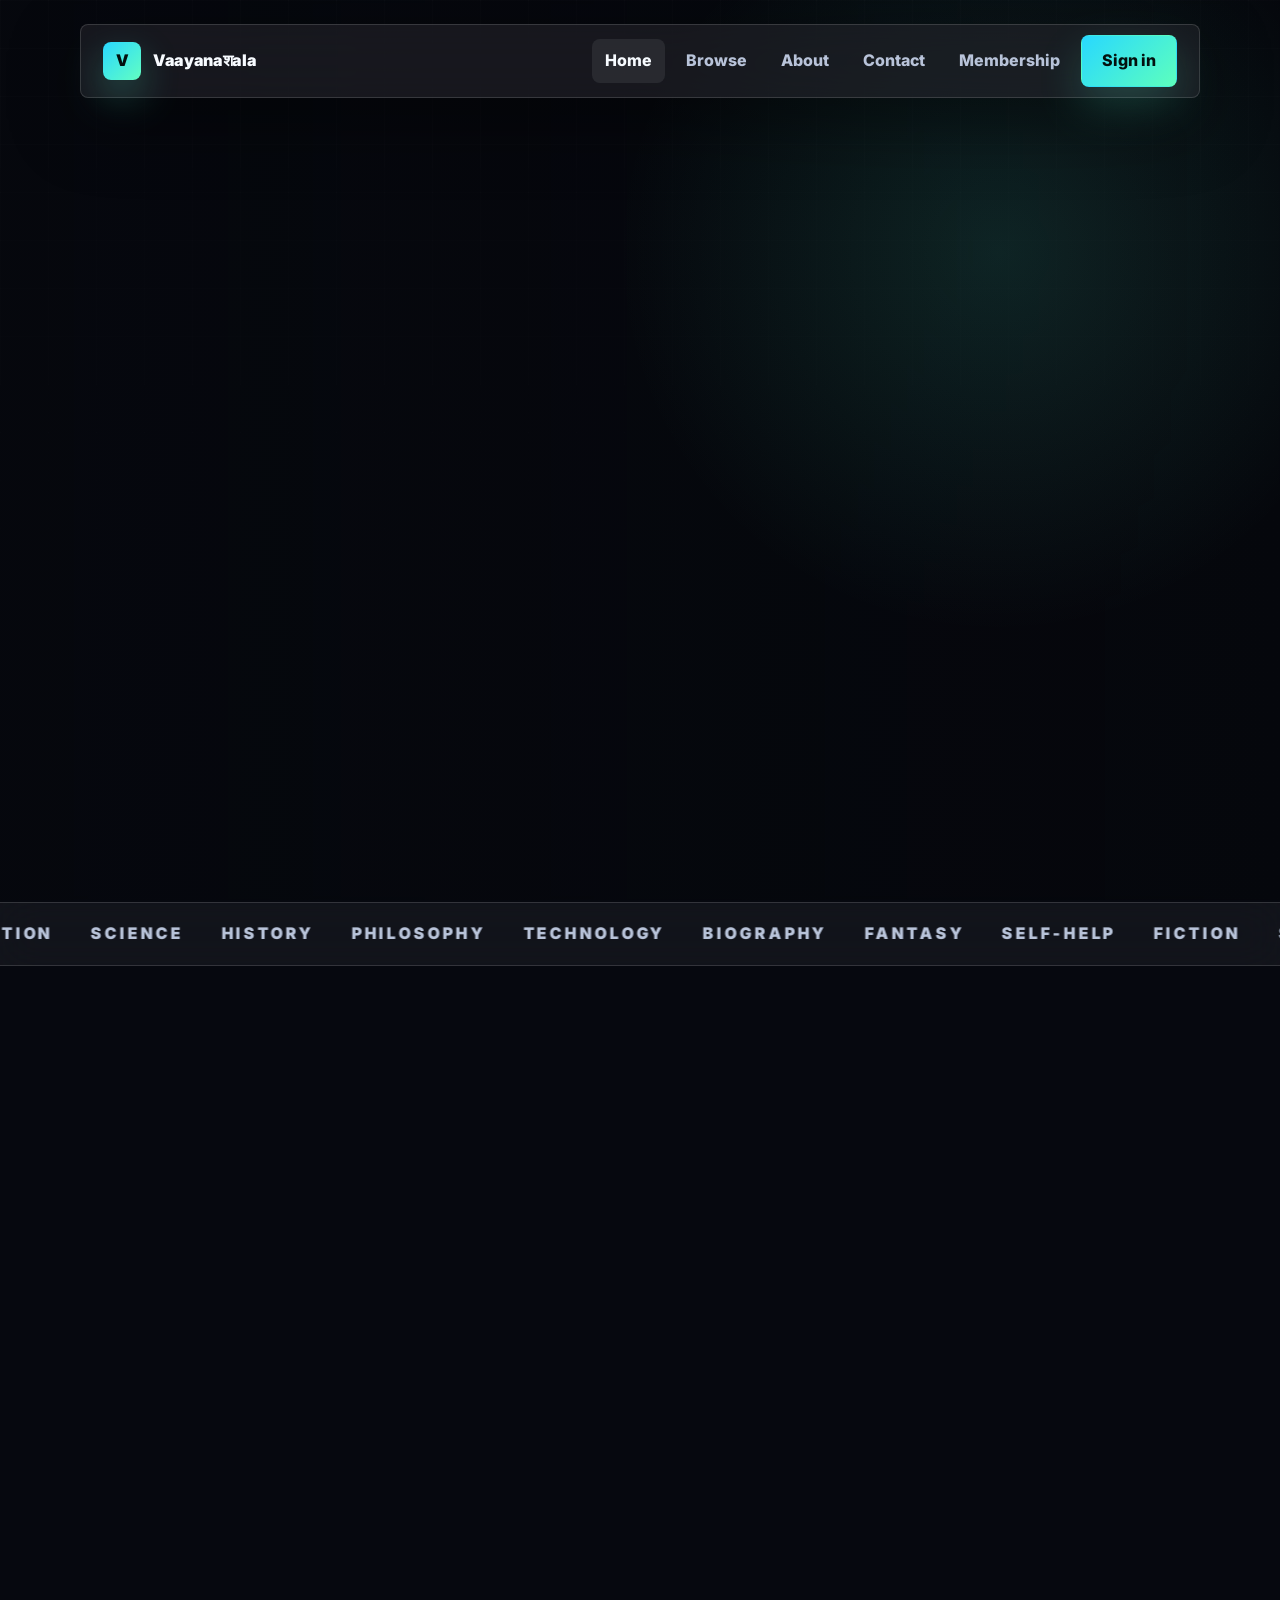
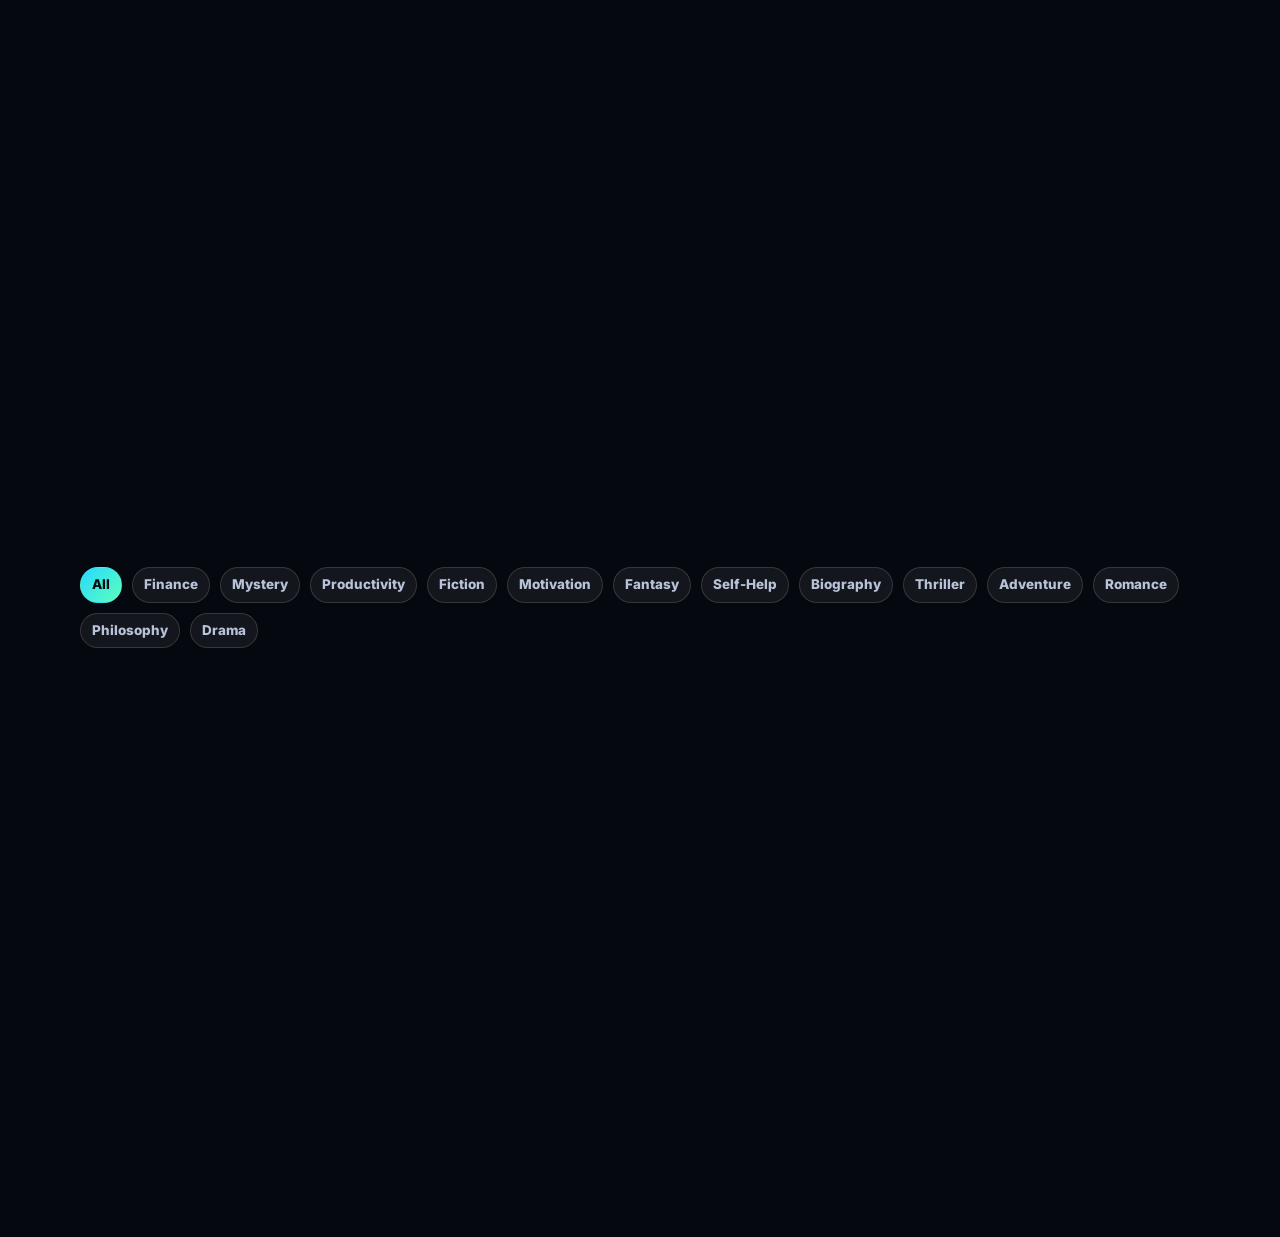
<file: index.html>
<!DOCTYPE html>
<html lang="en">
<head>
  <meta charset="UTF-8">
  <meta http-equiv="refresh" content="0; url=frontpage.html">
  <meta name="viewport" content="width=device-width, initial-scale=1.0">
  <title>Vaayanaशala</title>
</head>
<body>
  <a href="frontpage.html">Open Vaayanaशala</a>
</body>
</html>
</file>
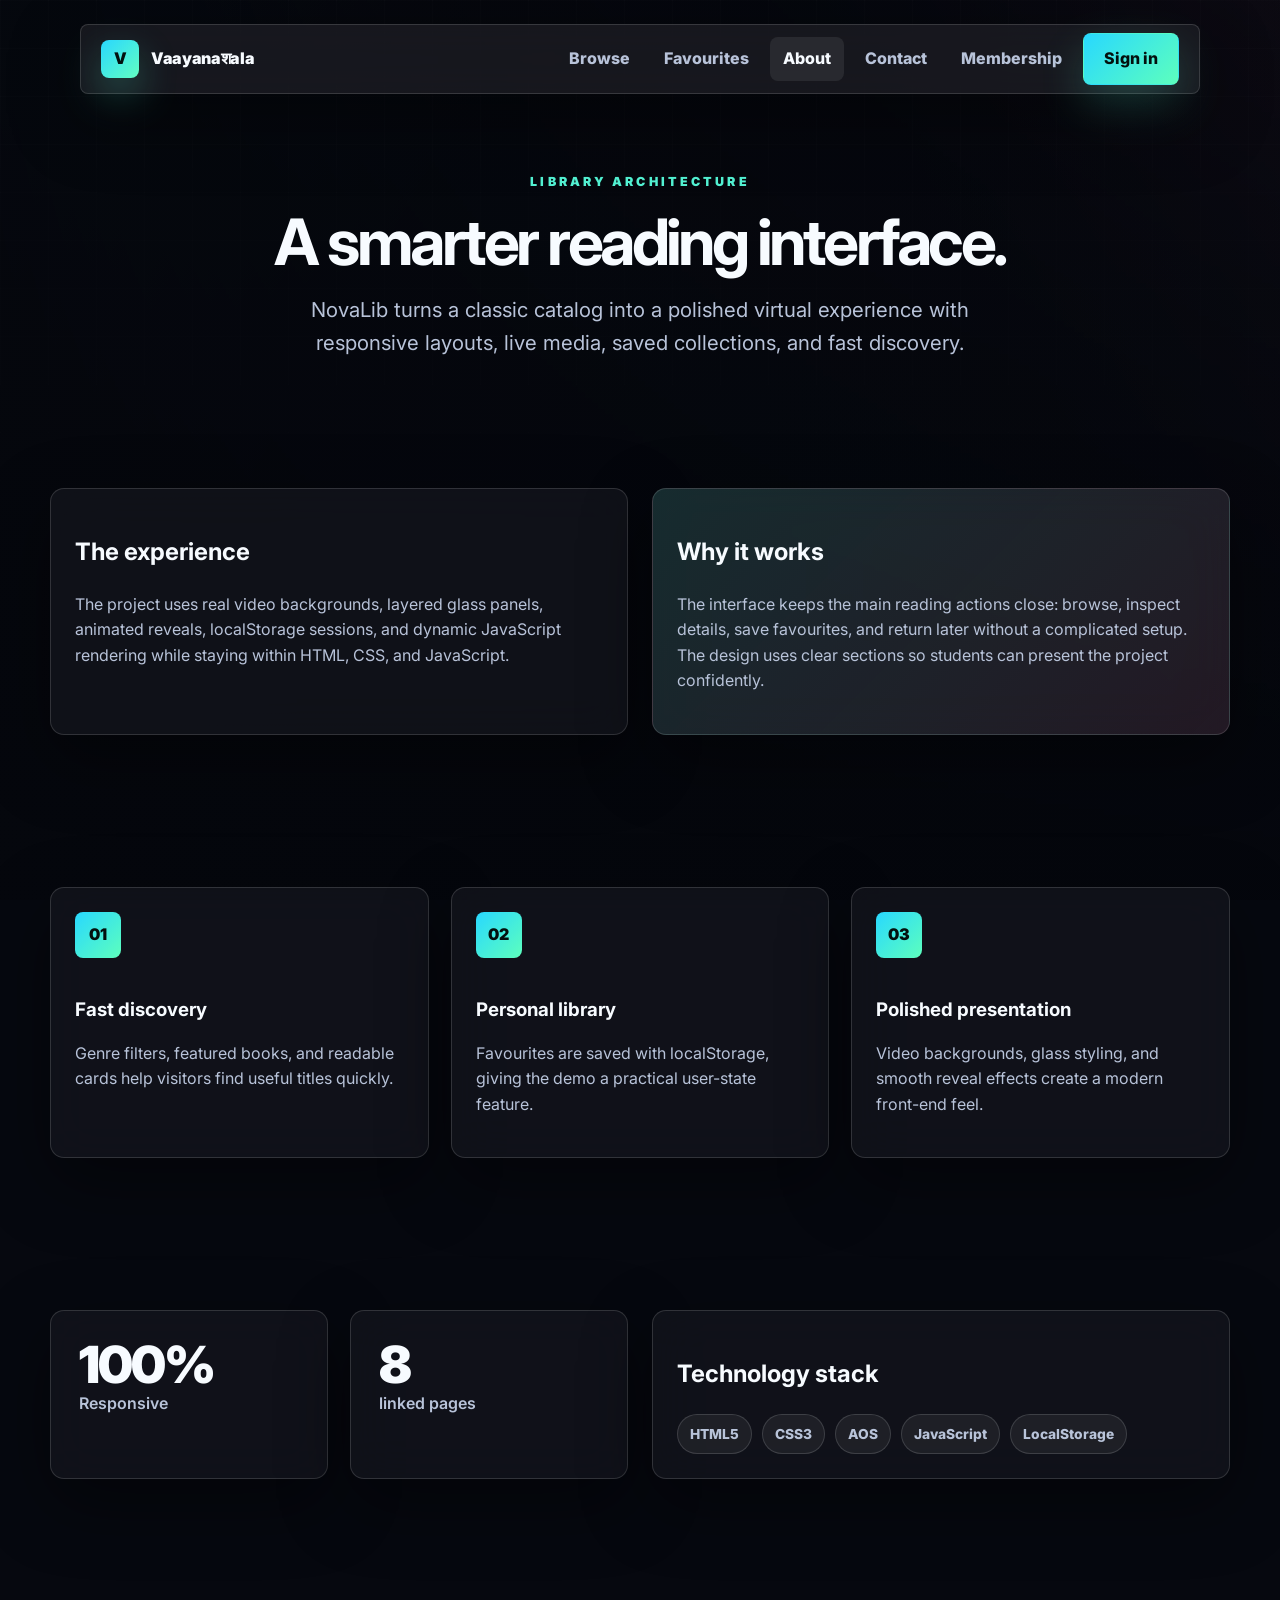
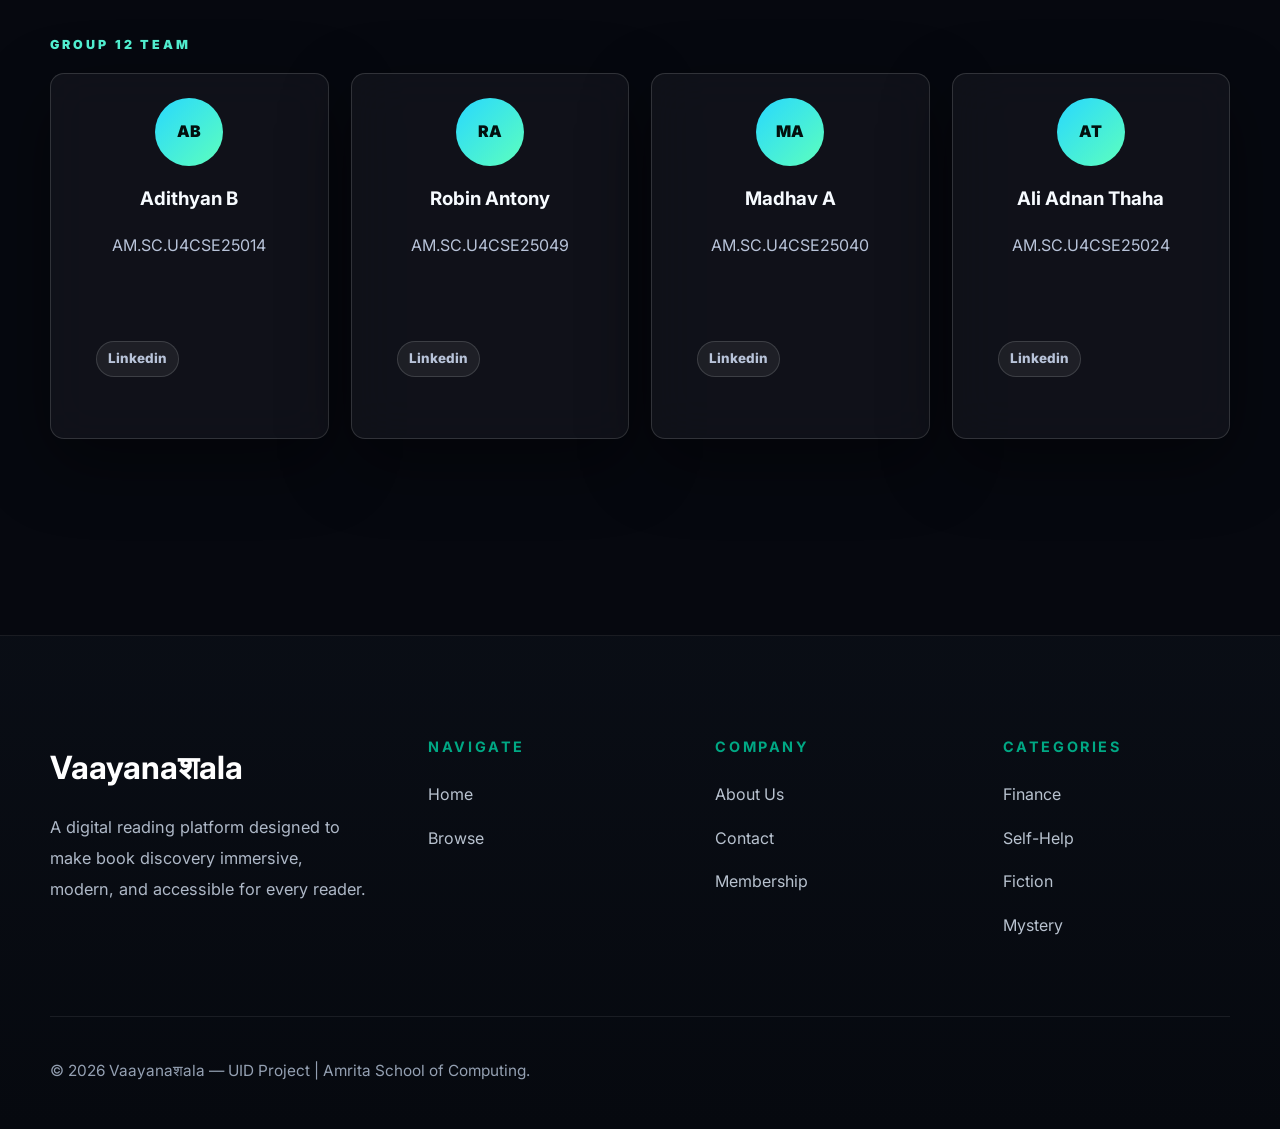
<file: about.html>
<!DOCTYPE html>
<html lang="en">
<head>
  <meta charset="UTF-8">
  <meta name="viewport" content="width=device-width, initial-scale=1.0">
  <title>About | Vaayanaशala</title>
  <link href="https://unpkg.com/aos@2.3.1/dist/aos.css" rel="stylesheet">
  <link rel="stylesheet" href="css/style.css">
  <link rel="stylesheet" href="css/simple.css">
</head>
<body>
  <div class="page-shell">
    <div class="media-backdrop" id="mediaBackdrop"></div>
    <div class="noise-layer"></div>
    <nav class="navbar">
      <div class="nav-inner">
        <a class="brand" href="frontpage.html"><span class="brand-mark">V</span><span>Vaayanaशala</span></a>
        <button class="nav-toggle" aria-label="Open navigation">Menu</button>
        <div class="nav-links">
          <a class="nav-link" href="dashboard.html">Browse</a>
          <a class="nav-link" href="favourites.html">Favourites</a>
          <a class="nav-link active" href="about.html">About</a>
          <a class="nav-link" href="contact.html">Contact</a>
          <a class="nav-link" href="membership.html">Membership</a>
          <span id="navAuthBlock"></span>
        </div>
      </div>
    </nav>
    <main>
      <section class="simple-hero container" data-reveal>
        <div class="eyebrow">Library architecture</div>
        <h1 class="title-lg">A smarter reading interface.</h1>
        <p class="lead">NovaLib turns a classic catalog into a polished virtual experience with responsive layouts, live media, saved collections, and fast discovery.</p>
      </section>
      <section class="section">
        <div class="container content-grid">
          <article class="info-card glass" data-reveal>
            <h2>The experience</h2>
            <p class="muted">The project uses real video backgrounds, layered glass panels, animated reveals, localStorage sessions, and dynamic JavaScript rendering while staying within HTML, CSS, and JavaScript.</p>
          </article>
          <article class="info-card glass about-feature" data-reveal>
            <h2>Why it works</h2>
            <p class="muted">The interface keeps the main reading actions close: browse, inspect details, save favourites, and return later without a complicated setup. The design uses clear sections so students can present the project confidently.</p>
          </article>
        </div>
      </section>
      <section class="section">
        <div class="container grid grid-3 about-highlights">
          <article class="info-card glass" data-reveal>
            <span class="about-icon">01</span>
            <h3>Fast discovery</h3>
            <p class="muted">Genre filters, featured books, and readable cards help visitors find useful titles quickly.</p>
          </article>
          <article class="info-card glass" data-reveal>
            <span class="about-icon">02</span>
            <h3>Personal library</h3>
            <p class="muted">Favourites are saved with localStorage, giving the demo a practical user-state feature.</p>
          </article>
          <article class="info-card glass" data-reveal>
            <span class="about-icon">03</span>
            <h3>Polished presentation</h3>
            <p class="muted">Video backgrounds, glass styling, and smooth reveal effects create a modern front-end feel.</p>
          </article>
        </div>
      </section>
      <section class="section">
        <div class="container content-grid">
          <div class="grid grid-2">
            <div class="metric-card glass" data-reveal><span class="metric-value">100%</span><span class="metric-label">Responsive</span></div>
            <div class="metric-card glass" data-reveal><span class="metric-value">8</span><span class="metric-label">linked pages</span></div>
          </div>
          <article class="info-card glass" data-reveal>
            <h2>Technology stack</h2>
            <div class="tech-list">
              <span>HTML5</span>
              <span>CSS3</span>
              <span>AOS</span>
              <span>JavaScript</span>
              <span>LocalStorage</span>
            </div>
          </article>
        </div>
      </section>
      <section class="section">
        <div class="container">
          <div class="eyebrow">Group 12 team</div>
          <div class="grid grid-4">
            <article class="team-card glass" data-reveal><div class="avatar">AB</div><h3>Adithyan B</h3><p class="muted">AM.SC.U4CSE25014</p><a href="https://linkedin.com/in/adithyan-b-18aa20381" target="_blank" class="btn"><div class="contact-item" ><span class="pill">Linkedin</span><p class="muted"></a></article></article>
            <article class="team-card glass" data-reveal><div class="avatar">RA</div><h3>Robin Antony</h3><p class="muted">AM.SC.U4CSE25049</p><a href="https://www.linkedin.com/in/robinantonyelias/" target="_blank" class="btn"><div class="contact-item" ><span class="pill">Linkedin</span><p class="muted"></a></article></article>
            <article class="team-card glass" data-reveal><div class="avatar">MA</div><h3>Madhav A</h3><p class="muted">AM.SC.U4CSE25040</p><a href="https://www.linkedin.com/in/madhav-ajith-3472683b6" target="_blank" class="btn"><div class="contact-item" ><span class="pill">Linkedin</span><p class="muted"></a></article></article>
            <article class="team-card glass" data-reveal><div class="avatar">AT</div><h3>Ali Adnan Thaha</h3><p class="muted">AM.SC.U4CSE25024</p><a href="https://www.linkedin.com/in/ali-adnan-thaha-58b89b389?utm_source=share_via&utm_content=profile&utm_medium=member_ios" target="_blank" class="btn"><div class="contact-item" ><span class="pill">Linkedin</span><p class="muted"></a></article></article>
          </div>
        </div>
      </section>
    </main>
    <footer class="site-footer">
  <div class="container footer-grid">

    <div class="footer-brand">
      <h2>Vaayanaशala</h2>
      <p>
        A digital reading platform designed to make book discovery
        immersive, modern, and accessible for every reader.
      </p>
    </div>

    <div>
      <h4>Navigate</h4>
      <a href="frontpage.html">Home</a>
      <a href="dashboard.html">Browse</a>
    </div>

    <div>
      <h4>Company</h4>
      <a href="about.html">About Us</a>
      <a href="contact.html">Contact</a>
      <a href="membership.html">Membership</a>
    </div>

    <div>
  <h4>Categories</h4>

  <a href="dashboard.html?genre=Finance">Finance</a>

  <a href="dashboard.html?genre=Self-Help">Self-Help</a>

  <a href="dashboard.html?genre=Fiction">Fiction</a>

  <a href="dashboard.html?genre=Mystery">Mystery</a>
</div>

  </div>

  <div class="footer-bottom container">
    <p>© 2026 Vaayanaशala — UID Project | Amrita School of Computing.</p>
  </div>
</footer>
  </div>
  <script src="https://unpkg.com/aos@2.3.1/dist/aos.js"></script>
  <script src="js/main.js"></script>
  <script src="js/about.js"></script>
</body>
</html>
</file>
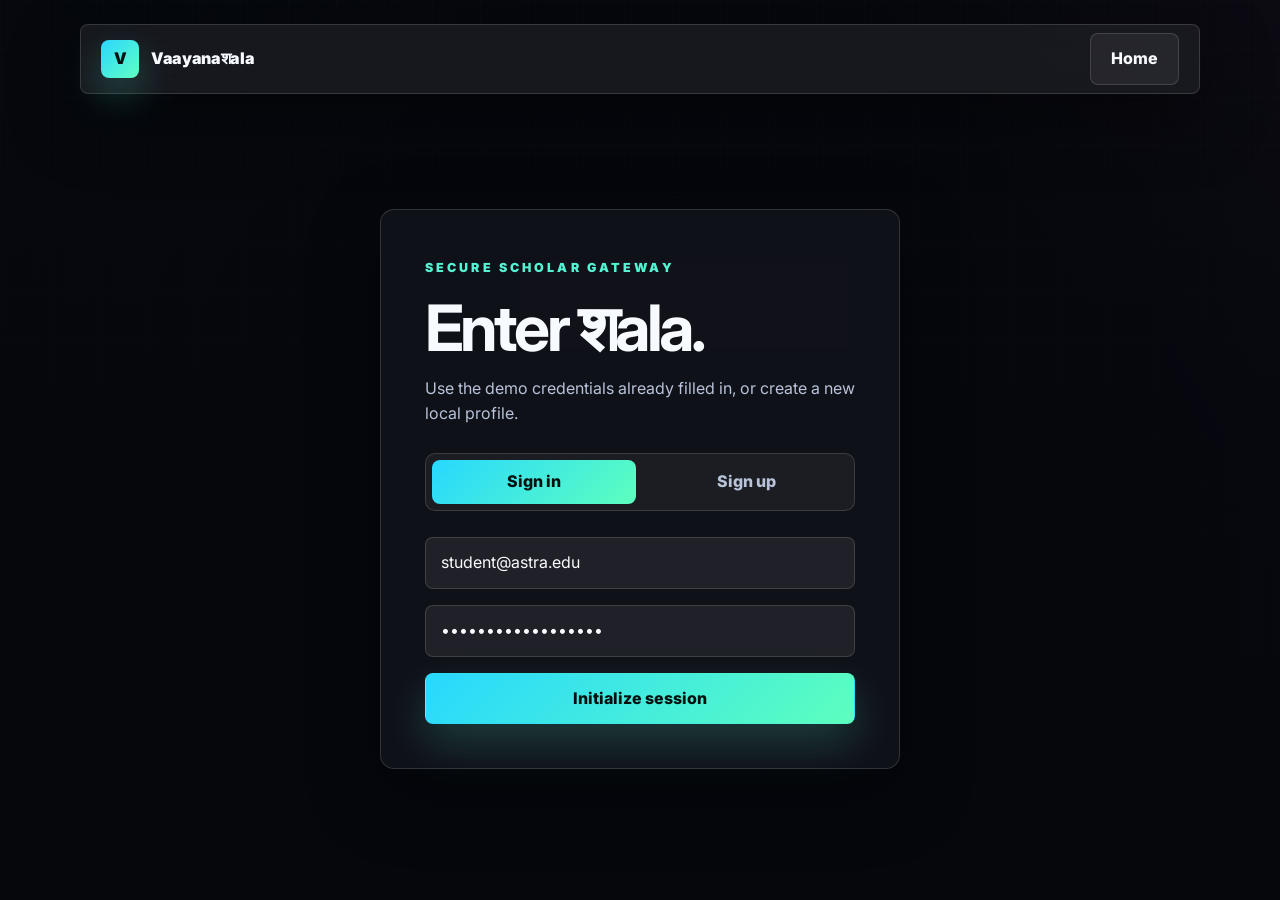
<file: book-detail.html>
<!DOCTYPE html>
<html lang="en">
<head>
  <meta charset="UTF-8">
  <meta name="viewport" content="width=device-width, initial-scale=1.0">
  <title>Book Detail | Vaayanaशala</title>
  <link href="https://unpkg.com/aos@2.3.1/dist/aos.css" rel="stylesheet">
  <link rel="stylesheet" href="css/style.css">
  <link rel="stylesheet" href="css/detail.css">
</head>
<body>
  <div class="page-shell">
    <div class="media-backdrop" id="mediaBackdrop"></div>
    <div class="noise-layer"></div>
    <nav class="navbar">
      <div class="nav-inner">
        <a class="brand" href="frontpage.html"><span class="brand-mark">V</span><span>Vaayanaशala</span></a>
        <button class="nav-toggle" aria-label="Open navigation">Menu</button>
        <div class="nav-links">
          <a class="nav-link" href="dashboard.html">Browse</a>
          <a class="nav-link" href="favourites.html">Favourites</a>
          <a class="nav-link" href="about.html">About</a>
          <a class="nav-link" href="contact.html">Contact</a>
          <a class="nav-link" href="membership.html">Membership</a>
          <span id="navAuthBlock"></span>
        </div>
      </div>
    </nav>
    <main class="detail-wrap">
      <section class="container detail-card glass" data-reveal>
        <a class="pill" href="dashboard.html">Back to catalog</a>
        <div class="detail-grid" style="margin-top:28px">
          <div class="giant-cover" id="metaCover"></div>
          <div>
            <div class="detail-badges">
              <span class="pill" id="metaGenre">Genre</span>
              <span class="pill" id="metaRating">Rating</span>
              <span class="pill">Available now</span>
            </div>
            <h1 class="title-lg" id="metaTitle" style="margin-top:22px">Book title</h1>
            <p class="lead" id="metaAuthor">By author</p>
            <p class="muted" id="metaSynopsis"></p>
            <div class="detail-actions" style="margin-top:30px">
              <button class="btn btn-primary" id="accessButton" onclick="simulateCirculationCheckout()">Read Book</button>
              <button class="btn btn-ghost" id="metaFavToggle" onclick="triggerDetailFavAction()">Add to favourites</button>
            </div>
          </div>
        </div>
        <div class="index-grid" id="bookFeaturesGrid">
        </div>
      </section>
    </main>
    <footer class="site-footer">
  <div class="container footer-grid">

    <div class="footer-brand">
      <h2>Vaayanaशala</h2>
      <p>
        A digital reading platform designed to make book discovery
        immersive, modern, and accessible for every reader.
      </p>
    </div>

    <div>
      <h4>Navigate</h4>
      <a href="frontpage.html">Home</a>
      <a href="dashboard.html">Browse</a>
    </div>

    <div>
      <h4>Company</h4>
      <a href="about.html">About Us</a>
      <a href="contact.html">Contact</a>
      <a href="membership.html">Membership</a>
    </div>

    <div>
      <h4>Categories</h4>
      <a href="dashboard.html?genre=Finance">Finance</a>

  <a href="dashboard.html?genre=Self-Help">Self-Help</a>

  <a href="dashboard.html?genre=Fiction">Fiction</a>

  <a href="dashboard.html?genre=Mystery">Mystery</a>
    </div>

  </div>

  <div class="footer-bottom container">
    <p>© 2026 Vaayanaशala — UID Project | Amrita School of Computing.</p>
  </div>
</footer>
  </div>
  <script src="https://unpkg.com/aos@2.3.1/dist/aos.js"></script>
  <script src="js/main.js"></script>
  <script src="js/book-detail.js"></script>
</body>
</html>
</file>
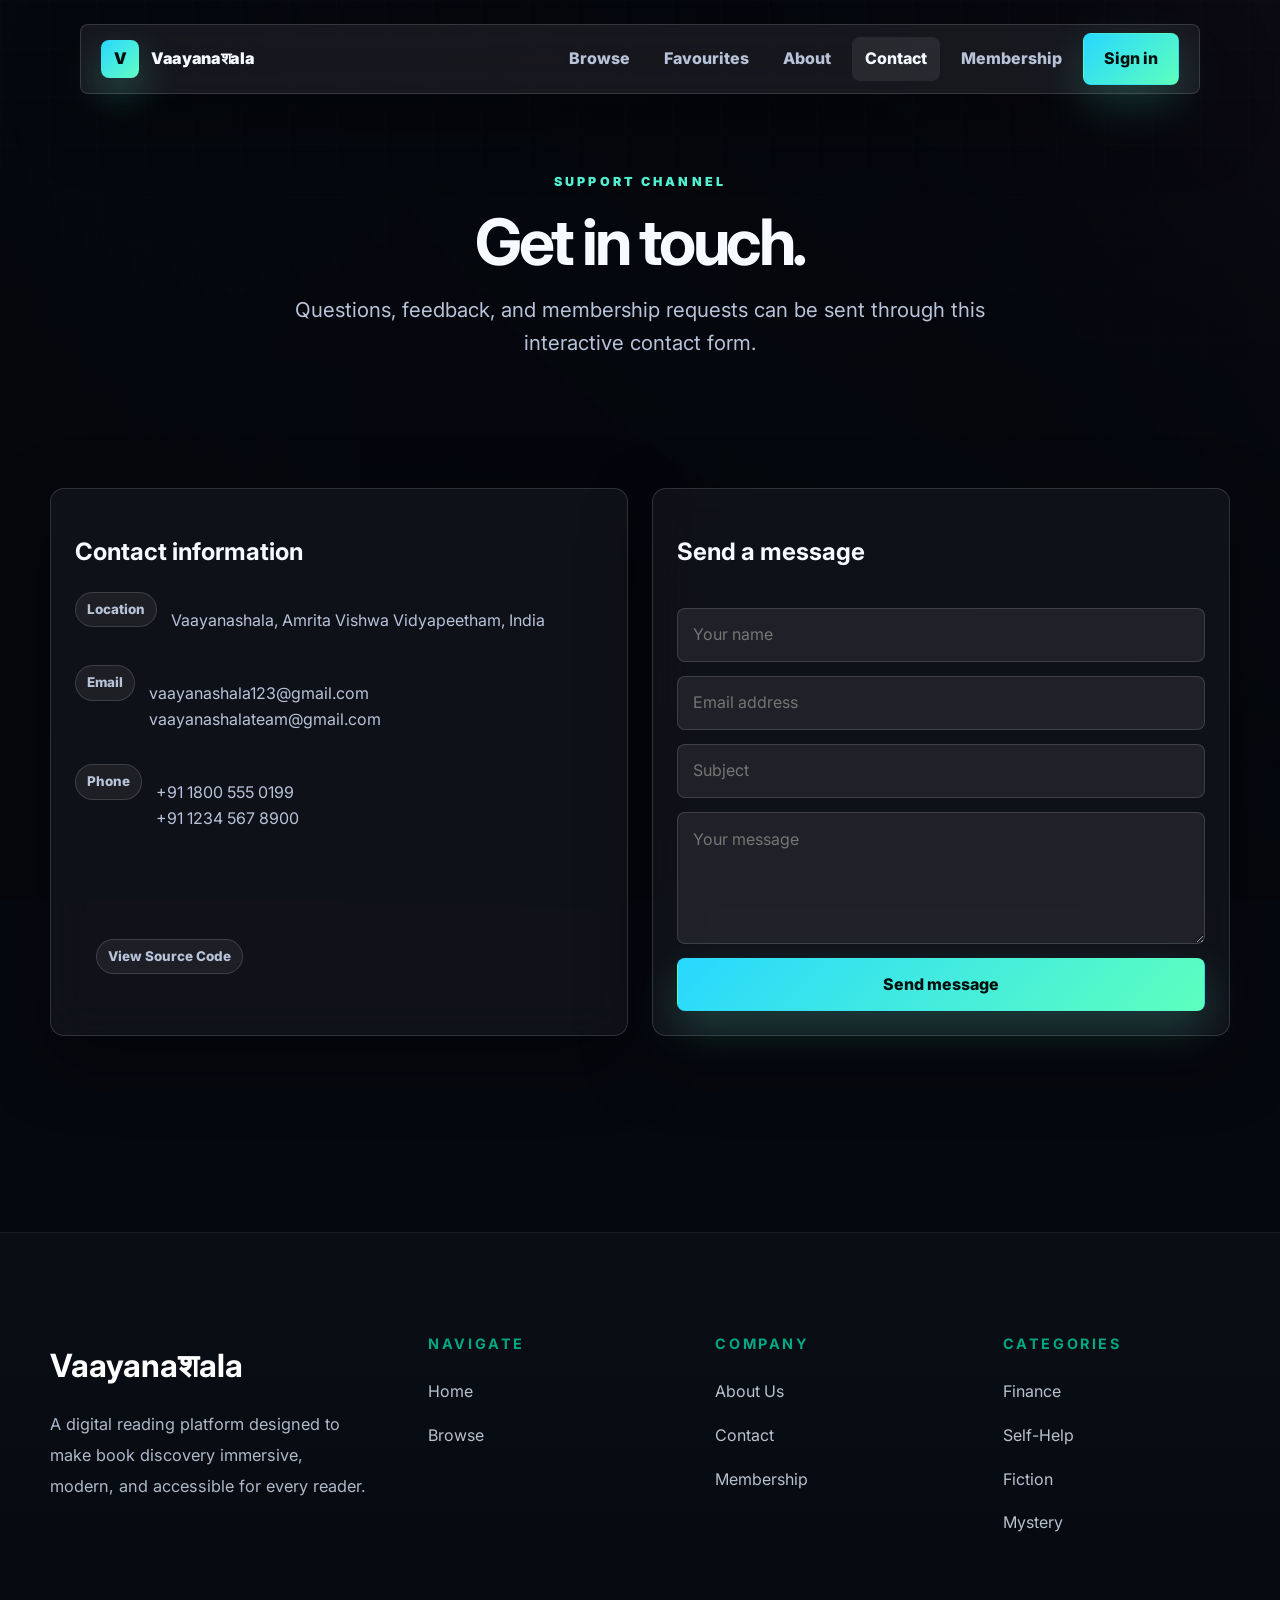
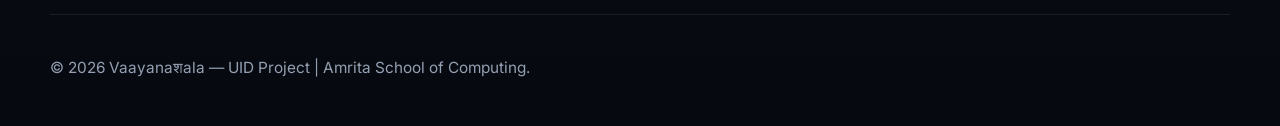
<file: contact.html>
<!DOCTYPE html>
<html lang="en">
<head>
  <meta charset="UTF-8">
  <meta name="viewport" content="width=device-width, initial-scale=1.0">
  <title>Contact | Vaayanaशala</title>
  <link href="https://unpkg.com/aos@2.3.1/dist/aos.css" rel="stylesheet">
  <link rel="stylesheet" href="css/style.css">
  <link rel="stylesheet" href="css/simple.css">
</head>
<body>
  <div class="page-shell">
    <div class="media-backdrop" id="mediaBackdrop"></div>
    <div class="noise-layer"></div>
    <nav class="navbar">
      <div class="nav-inner">
        <a class="brand" href="frontpage.html"><span class="brand-mark">V</span><span>Vaayanaशala</span></a>
        <button class="nav-toggle" aria-label="Open navigation">Menu</button>
        <div class="nav-links">
          <a class="nav-link" href="dashboard.html">Browse</a>
          <a class="nav-link" href="favourites.html">Favourites</a>
          <a class="nav-link" href="about.html">About</a>
          <a class="nav-link active" href="contact.html">Contact</a>
          <a class="nav-link" href="membership.html">Membership</a>
          <span id="navAuthBlock"></span>
        </div>
      </div>
    </nav>
    <main>
      <section class="simple-hero container" data-reveal>
        <div class="eyebrow">Support channel</div>
        <h1 class="title-lg">Get in touch.</h1>
        <p class="lead">Questions, feedback, and membership requests can be sent through this interactive contact form.</p>
      </section>
      <section class="section">
        <div class="container content-grid">
          <aside class="contact-card glass" data-reveal>
            <h2>Contact information</h2>
            <div class="contact-list">
              <div class="contact-item"><span class="pill">Location</span><p class="muted">Vaayanashala, Amrita Vishwa Vidyapeetham, India</p></div>
              <div class="contact-item"><span class="pill">Email</span><p class="muted">vaayanashala123@gmail.com<br>vaayanashalateam@gmail.com</p></div>
              <div class="contact-item"><span class="pill">Phone</span><p class="muted">+91 1800 555 0199<br>+91 1234 567 8900</p></div>
              <a href="https://github.com/robinantonyelias/vaayanashala-digital-library" target="_blank" class="btn"><div class="contact-item"><span class="pill">View Source Code</span><p class="muted"></a>
            </div>
          </aside>
          <form class="contact-form glass contact-card" data-reveal onsubmit="handleContactSubmit(event)">
            <h2>Send a message</h2>
            <input class="form-control" type="text" required placeholder="Your name">
            <input class="form-control" type="email" required placeholder="Email address">
            <input class="form-control" type="text" required placeholder="Subject">
            <textarea class="form-control" required placeholder="Your message"></textarea>
            <button class="btn btn-primary" type="submit">Send message</button>
          </form>
        </div>
      </section>
    </main>

    <footer class="site-footer">
  <div class="container footer-grid">

    <div class="footer-brand">
      <h2>Vaayanaशala</h2>
      <p>
        A digital reading platform designed to make book discovery
        immersive, modern, and accessible for every reader.
      </p>
    </div>

    <div>
      <h4>Navigate</h4>
      <a href="frontpage.html">Home</a>
      <a href="dashboard.html">Browse</a>
    </div>

    <div>
      <h4>Company</h4>
      <a href="about.html">About Us</a>
      <a href="contact.html">Contact</a>
      <a href="membership.html">Membership</a>
    </div>

    <div>
  <h4>Categories</h4>

  <a href="dashboard.html?genre=Finance">Finance</a>

  <a href="dashboard.html?genre=Self-Help">Self-Help</a>

  <a href="dashboard.html?genre=Fiction">Fiction</a>

  <a href="dashboard.html?genre=Mystery">Mystery</a>
</div>

  </div>

  <div class="footer-bottom container">
    <p>© 2026 Vaayanaशala — UID Project | Amrita School of Computing.</p>
  </div>
</footer>
  </div>
  <script src="https://unpkg.com/aos@2.3.1/dist/aos.js"></script>
  <script src="js/main.js"></script>
  <script src="js/contact.js"></script>
</body>
</html>
</file>
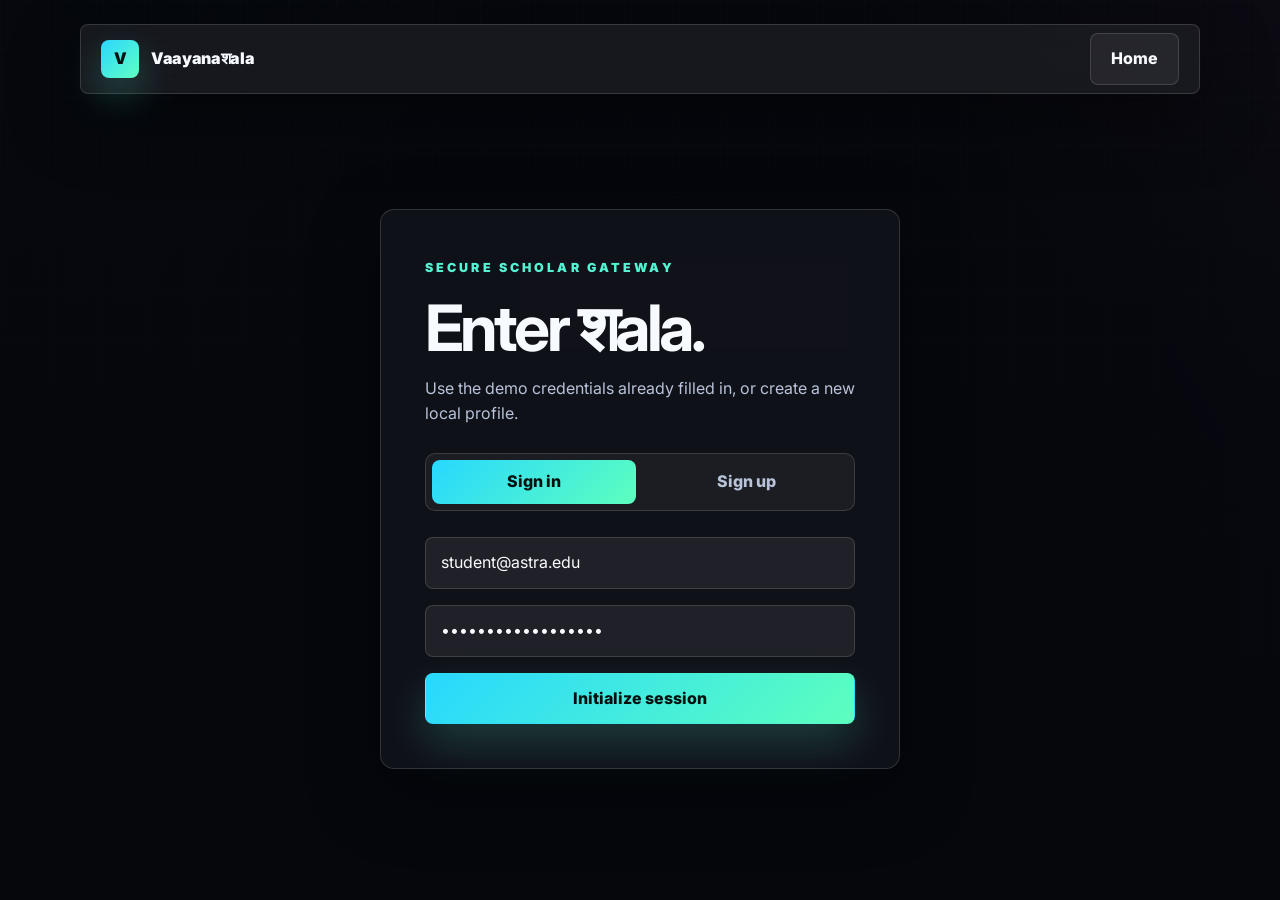
<file: dashboard.html>
<!DOCTYPE html>
<html lang="en">
<head>
  <meta charset="UTF-8">
  <meta name="viewport" content="width=device-width, initial-scale=1.0">
  <title>Dashboard | Vaayanaशala</title>
  <link href="https://unpkg.com/aos@2.3.1/dist/aos.css" rel="stylesheet">
  <link rel="stylesheet" href="css/style.css">
  <link rel="stylesheet" href="css/dashboard.css">
</head>
<body>
  <div class="page-shell">
    <div class="media-backdrop" id="mediaBackdrop"></div>
    <div class="noise-layer"></div>
    <nav class="navbar">
      <div class="nav-inner">
        <a class="brand" href="frontpage.html"><span class="brand-mark">V</span><span>Vaayanaशala</span></a>
        <button class="nav-toggle" aria-label="Open navigation">Menu</button>
        <div class="nav-links">
          <a class="nav-link active" href="dashboard.html">Browse</a>
          <a class="nav-link" href="favourites.html">Favourites</a>
          <a class="nav-link" href="about.html">About</a>
          <a class="nav-link" href="contact.html">Contact</a>
          <a class="nav-link" href="membership.html">Membership</a>
          <span id="navAuthBlock"></span>
        </div>
      </div>
    </nav>

    <main class="dashboard-layout">
      <aside class="sidebar glass" data-reveal>
        <h2 class="sidebar-title">Index categories</h2>
        <div class="genre-list" id="sidebarGenreGroup"></div>
        <h2 class="sidebar-title" style="margin-top:28px">Minimum rating</h2>
        <input class="range" type="range" id="ratingInput" min="1" max="5" step="0.1" value="1">
        <p class="muted" id="ratingDisplayValue">All ratings</p>
        <button class="btn btn-ghost" id="resetFilters" style="width:100%">Reset filters</button>
      </aside>

      <section class="main-panel">
        <div data-reveal>
          <div class="eyebrow">Scholar workspace</div>
          <h1 class="title-lg">Portal dashboard</h1>
          <p class="lead">Search, filter, sort, save, and open detailed records from the Astra catalog.</p>
        </div>

        <div class="toolbar glass" data-reveal>
          <input class="form-control" id="catalogSearch" type="search" placeholder="Search books, authors, or genres">
          <select class="form-control" id="catalogSort">
            <option value="title">Sort by title</option>
            <option value="rating">Sort by rating</option>
          </select>
        </div>

        <div class="results-header">
          <h2>Matching records: <span id="matchCounter">0</span></h2>
        </div>
        <div class="grid grid-3" id="booksGrid"></div>
        <div class="empty-state glass" id="emptyCatalogState" style="display:none">
          <h3>No volumes found</h3>
          <p class="muted">Try another search term or lower the rating filter.</p>
        </div>
      </section>
    </main>

  <footer class="site-footer">
  <div class="container footer-grid">

    <div class="footer-brand">
      <h2>Vaayanaशala</h2>
      <p>
        A digital reading platform designed to make book discovery
        immersive, modern, and accessible for every reader.
      </p>
    </div>

    <div>
      <h4>Navigate</h4>
      <a href="frontpage.html">Home</a>
      <a href="dashboard.html">Browse</a>
    </div>

    <div>
      <h4>Company</h4>
      <a href="about.html">About Us</a>
      <a href="contact.html">Contact</a>
      <a href="membership.html">Membership</a>
    </div>

    <div>
  <h4>Categories</h4>

  <a href="dashboard.html?genre=Finance">Finance</a>

  <a href="dashboard.html?genre=Self-Help">Self-Help</a>

  <a href="dashboard.html?genre=Fiction">Fiction</a>

  <a href="dashboard.html?genre=Mystery">Mystery</a>
</div>

  </div>

  <div class="footer-bottom container">
    <p>© 2026 Vaayanaशala — UID Project | Amrita School of Computing.</p>
  </div>
</footer>
  </div>
  <script src="https://unpkg.com/aos@2.3.1/dist/aos.js"></script>
  <script src="js/main.js"></script>
  <script src="js/dashboard.js"></script>
</body>
</html>
</file>
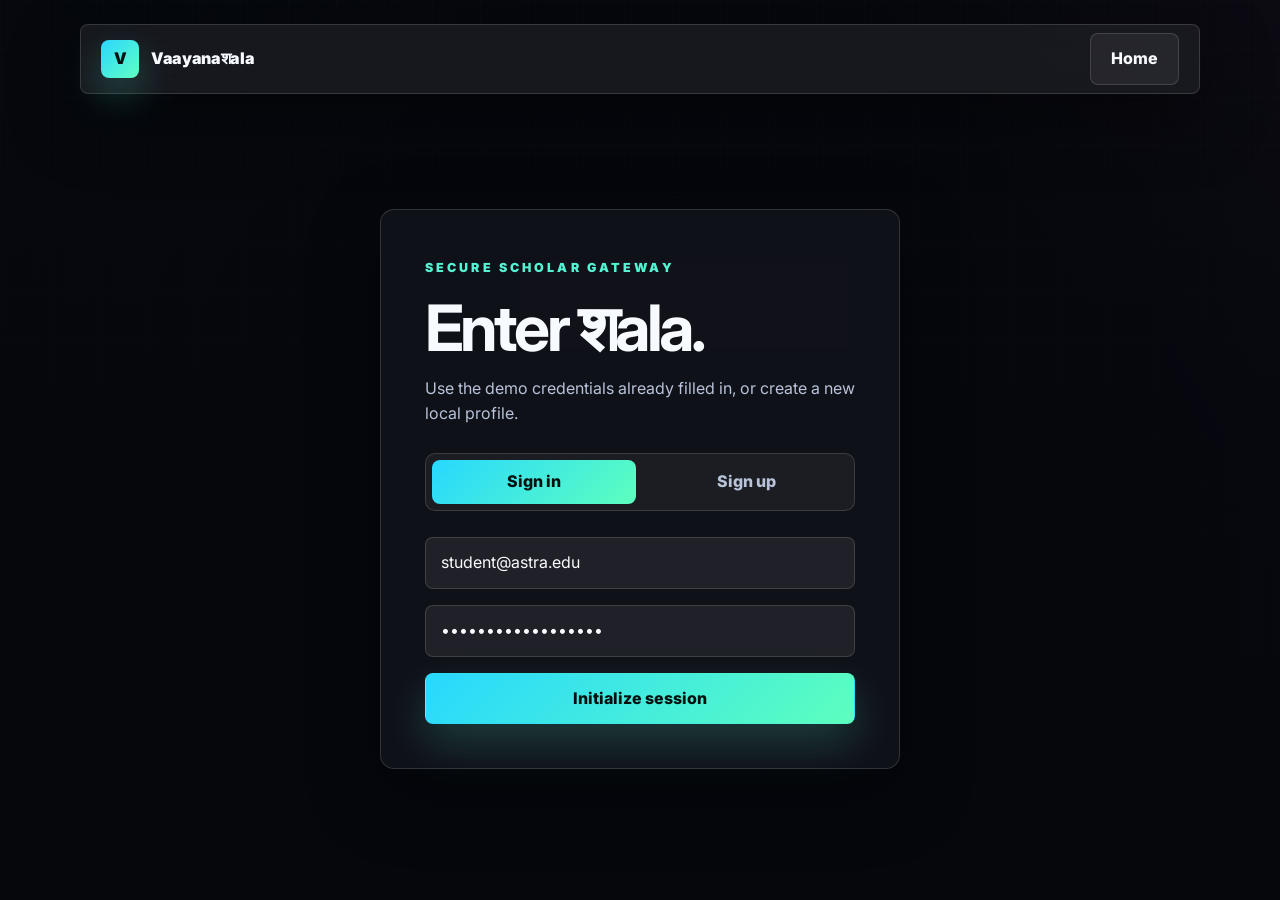
<file: favourites.html>
<!DOCTYPE html>
<html lang="en">
<head>
  <meta charset="UTF-8">
  <meta name="viewport" content="width=device-width, initial-scale=1.0">
  <title>Favourites | Vaayanaशala</title>
  <link href="https://unpkg.com/aos@2.3.1/dist/aos.css" rel="stylesheet">
  <link rel="stylesheet" href="css/style.css">
  <link rel="stylesheet" href="css/simple.css">
</head>
<body>
  <div class="page-shell">
    <div class="media-backdrop" id="mediaBackdrop"></div>
    <div class="noise-layer"></div>
    <nav class="navbar">
      <div class="nav-inner">
        <a class="brand" href="frontpage.html"><span class="brand-mark">V</span><span>Vaayanaशala</span></a>
        <button class="nav-toggle" aria-label="Open navigation">Menu</button>
        <div class="nav-links">
          <a class="nav-link" href="dashboard.html">Browse</a>
          <a class="nav-link active" href="favourites.html">Favourites</a>
          <a class="nav-link" href="about.html">About</a>
          <a class="nav-link" href="contact.html">Contact</a>
          <a class="nav-link" href="membership.html">Membership</a>
          <span id="navAuthBlock"></span>
        </div>
      </div>
    </nav>
    <main>
      <section class="simple-hero container" data-reveal>
        <div class="eyebrow">Personal collection</div>
        <h1 class="title-lg">Saved for later.</h1>
        <p class="lead">Your favourite titles stay in local browser storage for quick access.</p>
      </section>
      <section class="section">
        <div class="container">
          <div class="grid grid-3" id="favGrid"></div>
          <div class="empty-state glass" id="emptyFavsState" style="display:none">
            <h2>No saved books yet</h2>
            <p class="muted">Open the dashboard and add a few volumes to your collection.</p>
            <a class="btn btn-primary" href="dashboard.html">Explore library</a>
          </div>
        </div>
      </section>
    </main>
    <footer class="site-footer">
  <div class="container footer-grid">

    <div class="footer-brand">
      <h2>Vaayanaशala</h2>
      <p>
        A digital reading platform designed to make book discovery
        immersive, modern, and accessible for every reader.
      </p>
    </div>

    <div>
      <h4>Navigate</h4>
      <a href="frontpage.html">Home</a>
      <a href="dashboard.html">Browse</a>
    </div>

    <div>
      <h4>Company</h4>
      <a href="about.html">About Us</a>
      <a href="contact.html">Contact</a>
      <a href="membership.html">Membership</a>
    </div>

    <div>
  <h4>Categories</h4>

  <a href="dashboard.html?genre=Finance">Finance</a>

  <a href="dashboard.html?genre=Self-Help">Self-Help</a>

  <a href="dashboard.html?genre=Fiction">Fiction</a>

  <a href="dashboard.html?genre=Mystery">Mystery</a>
</div>

  </div>

  <div class="footer-bottom container">
    <p>© 2026 Vaayanaशala — UID Project | Amrita School of Computing.</p>
  </div>
</footer>
  </div>
  <script src="https://unpkg.com/aos@2.3.1/dist/aos.js"></script>
  <script src="js/main.js"></script>
  <script src="js/favourites.js"></script>
</body>
</html>
</file>
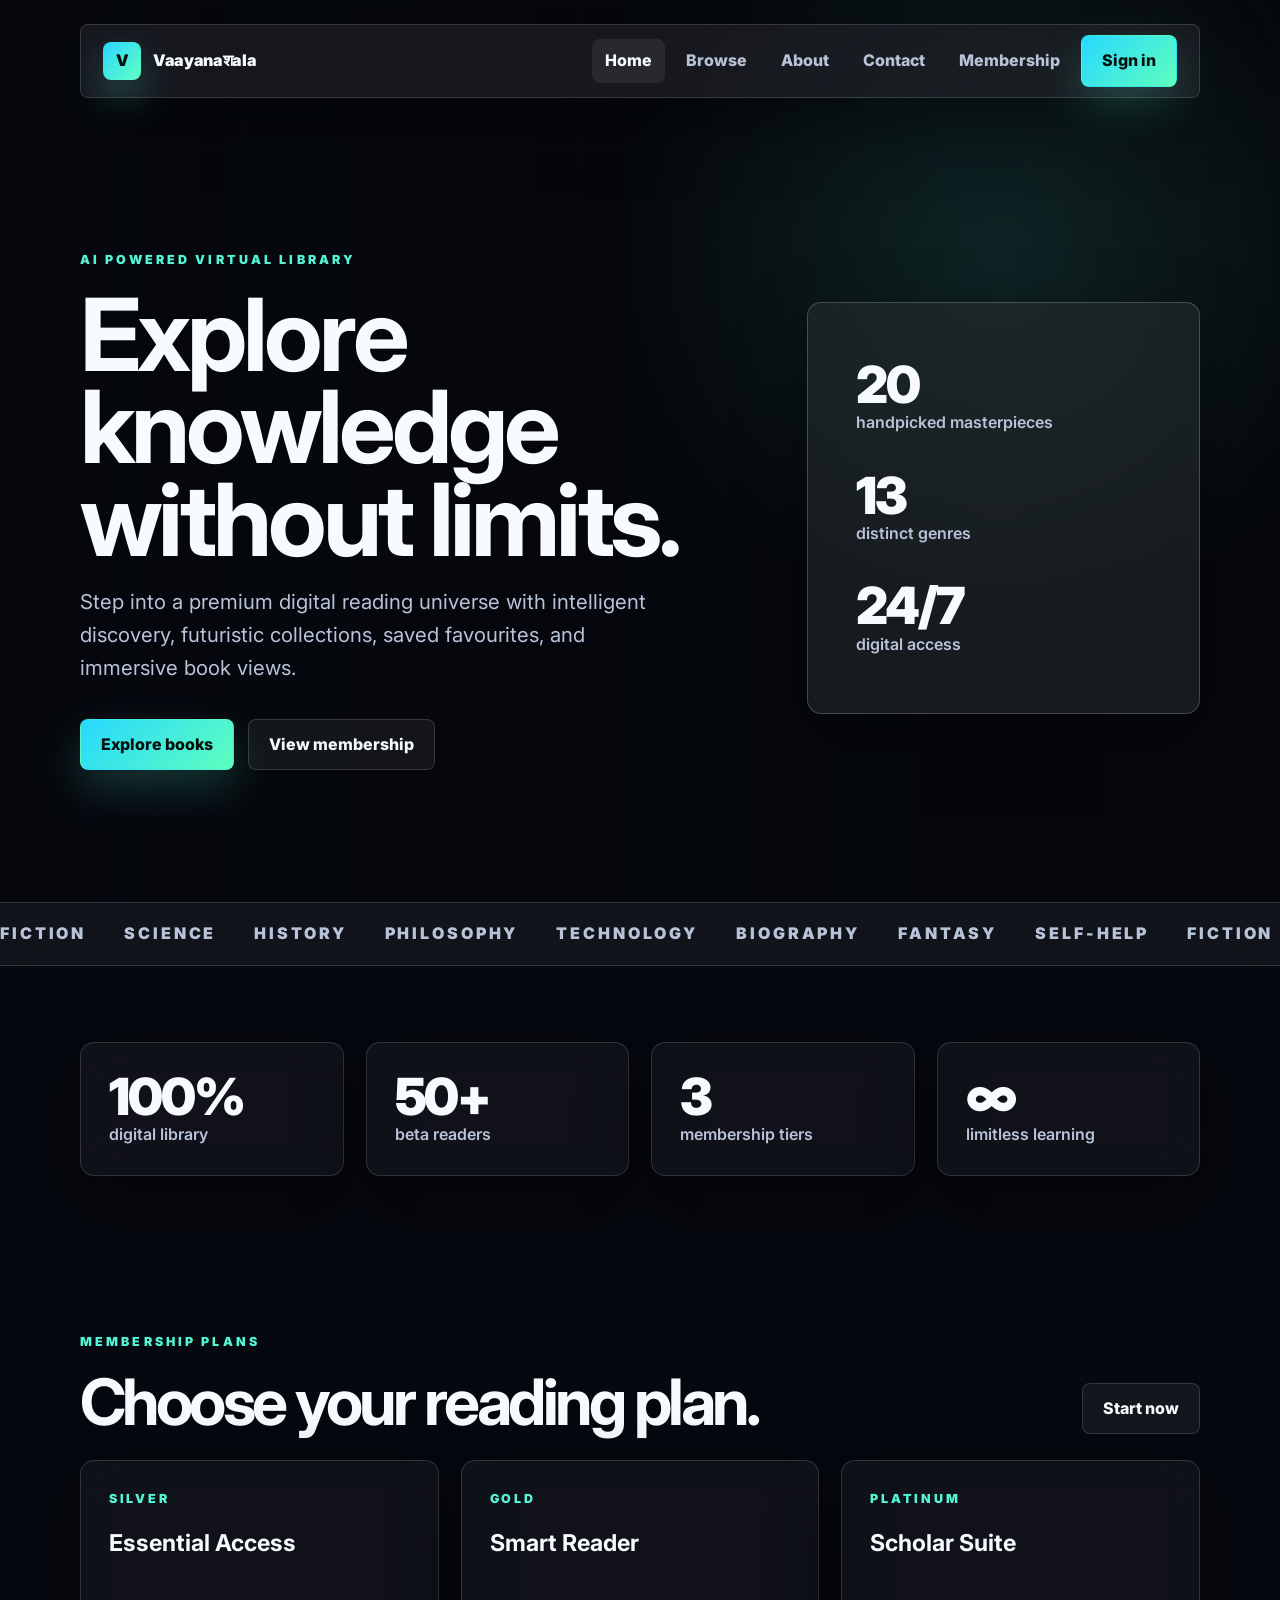
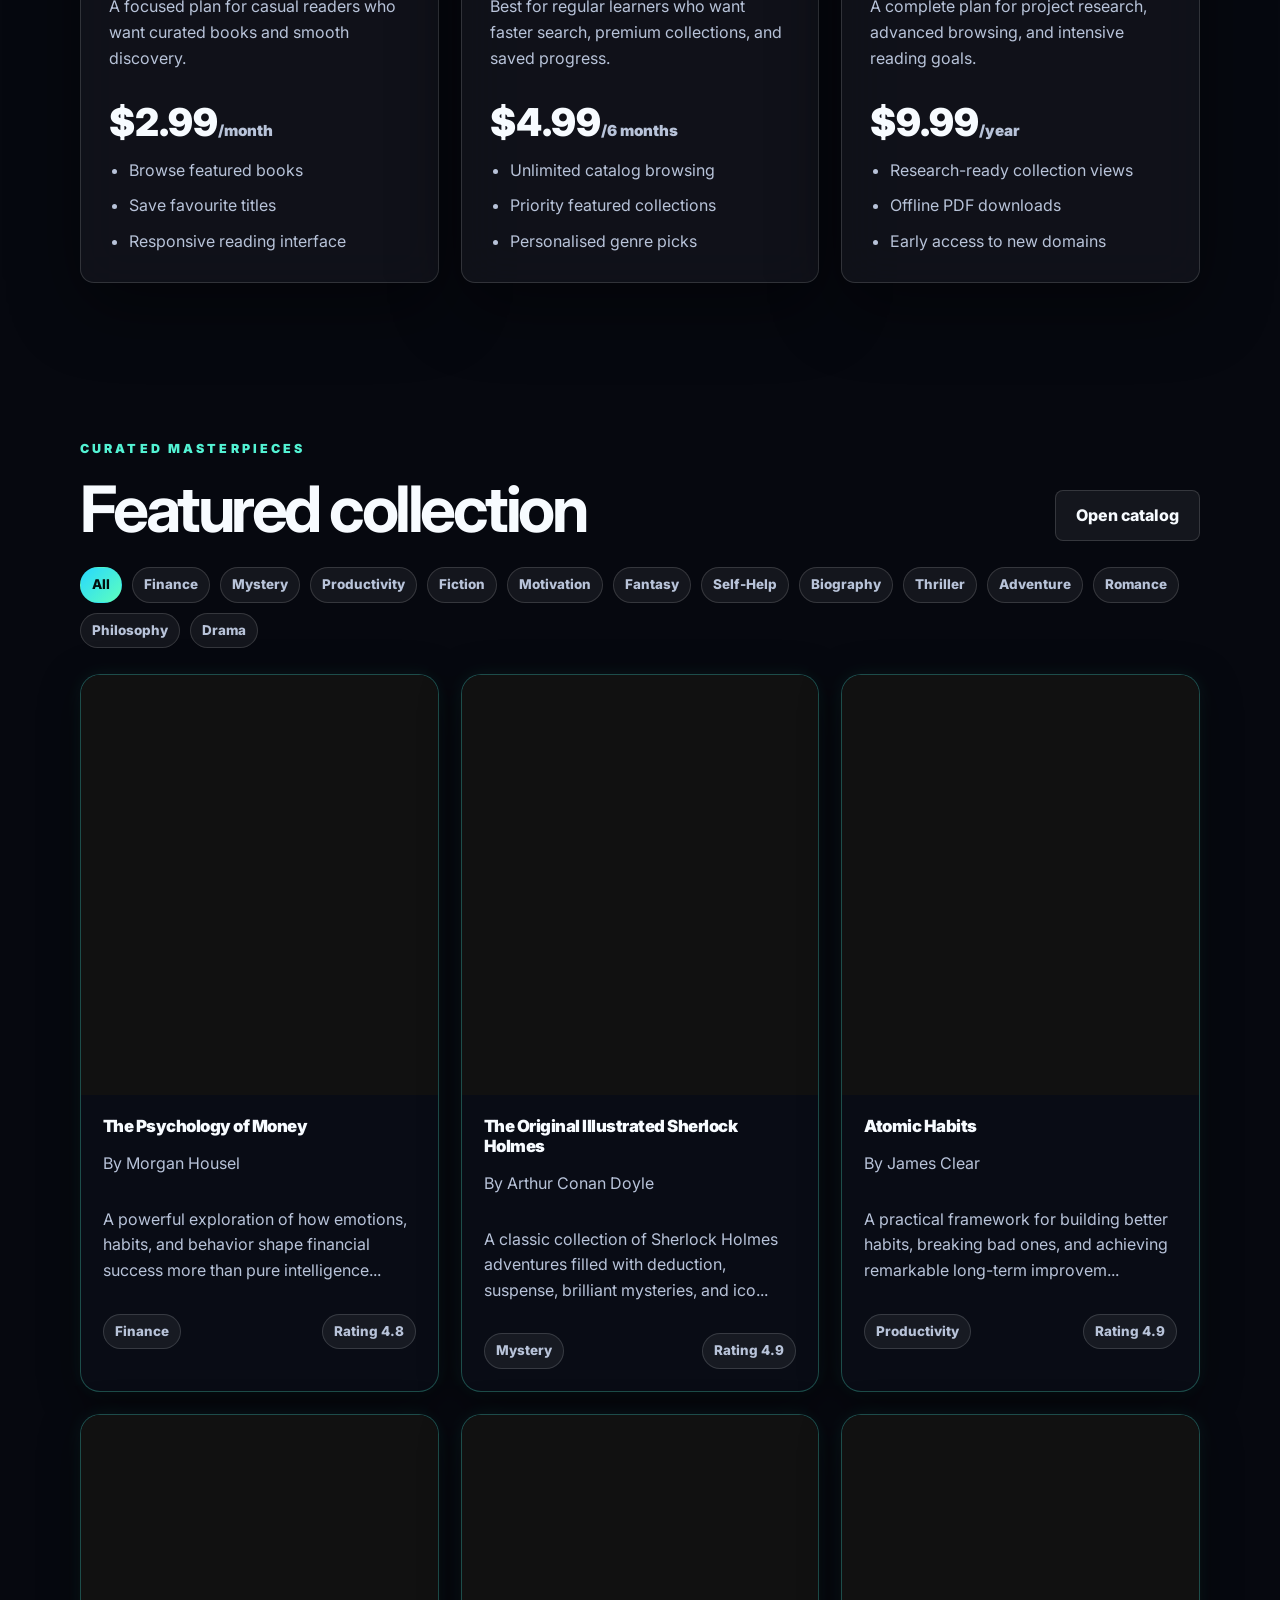
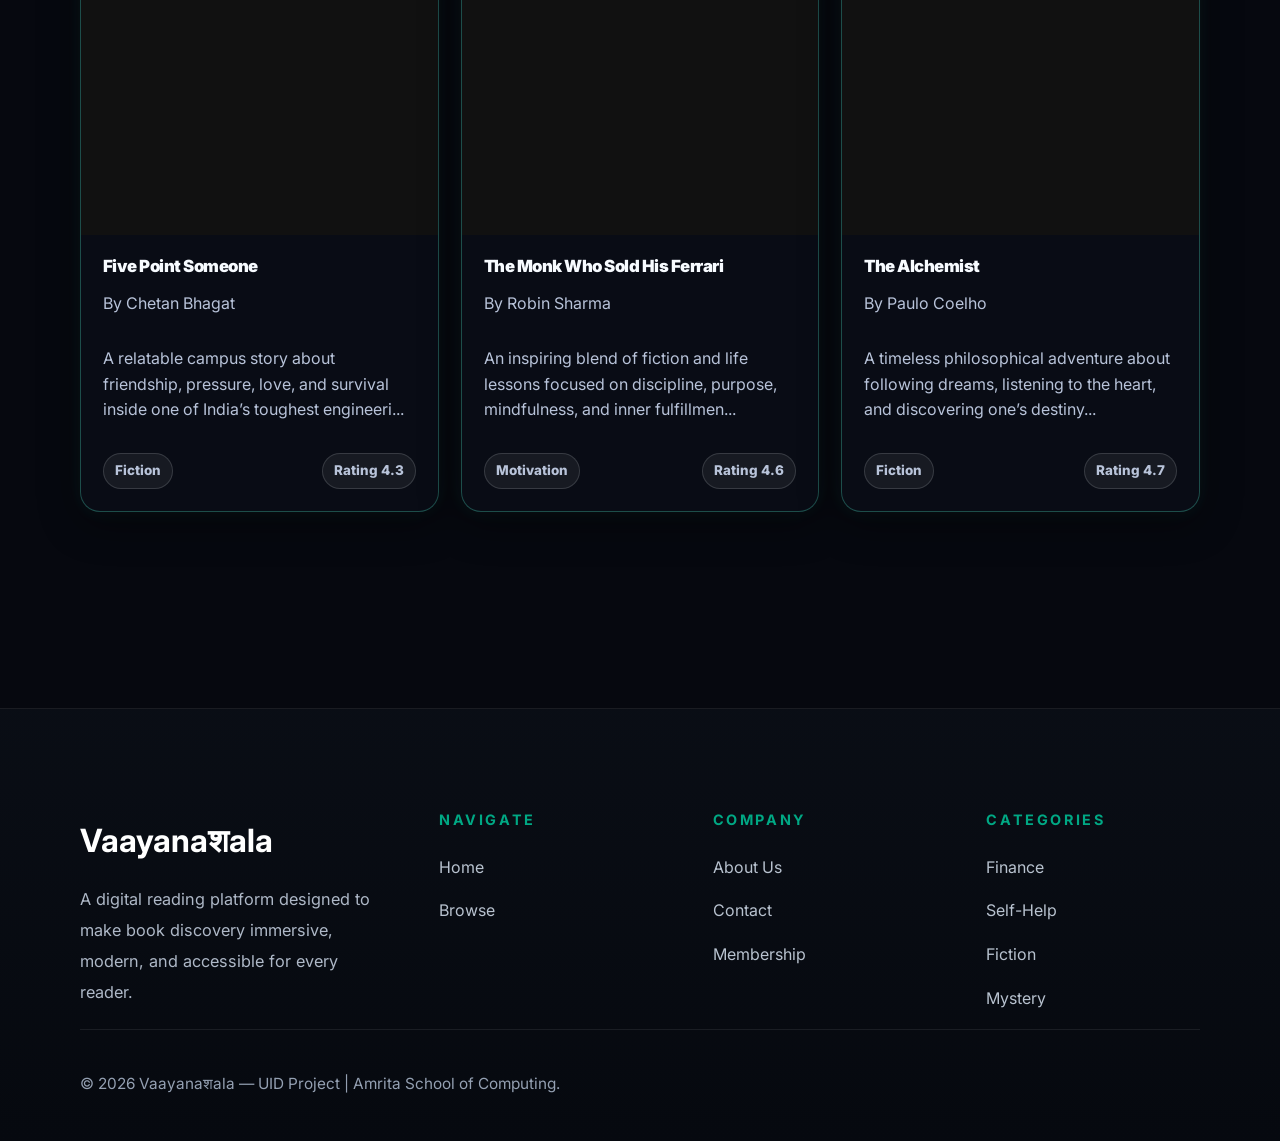
<file: frontpage.html>
<!DOCTYPE html>
<html lang="en">

<head>
  <meta charset="UTF-8">
  <meta name="viewport" content="width=device-width, initial-scale=1.0">
  <title>Vaayanaशala | Explore Knowledge</title>
  <link href="https://unpkg.com/aos@2.3.1/dist/aos.css" rel="stylesheet">
  <link rel="stylesheet" href="css/style.css">
  <link rel="stylesheet" href="css/frontpage.css">
</head>

<body class="page-home">
  <div class="media-bg">
    <video class="media-bg-video" autoplay muted loop playsinline
      poster="https://images.unsplash.com/photo-1521587760476-6c12a4b040da?auto=format&fit=crop&w=1800&q=80">
      <source src="https://videos.pexels.com/video-files/8499665/8499665-hd_1920_1080_30fps.mp4" type="video/mp4">
    </video>
    <div class="media-bg-overlay"></div>
  </div>
  <div class="page-shell">
    <div class="noise-layer"></div>

    <nav class="navbar">
      <div class="nav-inner">
        <a class="brand" href="frontpage.html"><span class="brand-mark">V</span><span>Vaayanaशala</span></a>
        <button class="nav-toggle" aria-label="Open navigation">Menu</button>
        <div class="nav-links">
          <a class="nav-link active" href="frontpage.html">Home</a>
          <a class="nav-link" href="dashboard.html">Browse</a>
          <a class="nav-link" href="about.html">About</a>
          <a class="nav-link" href="contact.html">Contact</a>
          <a class="nav-link" href="membership.html">Membership</a>
          <span id="navAuthBlock"></span>
        </div>
      </div>
    </nav>

    <main>
      <section class="hero">
        <div class="container hero-grid">
          <div data-reveal>
            <div class="eyebrow">AI powered virtual library</div>
            <h1 class="title-xl">Explore knowledge without limits.</h1>
            <p class="lead">Step into a premium digital reading universe with intelligent discovery, futuristic
              collections, saved favourites, and immersive book views.</p>
            <div class="hero-actions">
              <a class="btn btn-primary" href="login.html">Explore books</a>
              <a class="btn btn-ghost" href="#memberships">View membership</a>
            </div>
          </div>
          <aside class="hero-stats glass" data-reveal>
            <div><span class="metric-value">20</span><span class="metric-label">handpicked masterpieces</span></div>
            <div><span class="metric-value">13</span><span class="metric-label">distinct genres</span></div>
            <div><span class="metric-value">24/7</span><span class="metric-label">digital access</span></div>
          </aside>
        </div>
      </section>

      <div class="ticker">
        <div class="ticker-track" id="tickerTrack"></div>
      </div>

      <section class="section">
        <div class="container grid grid-4">
          <div class="metric-card stat-hover glass" data-reveal><span class="metric-value">100%</span><span
              class="metric-label">digital library</span></div>
          <div class="metric-card stat-hover glass" data-reveal><span class="metric-value">50+</span><span
              class="metric-label">beta readers</span></div>
          <div class="metric-card stat-hover glass" data-reveal><span class="metric-value">3</span><span
              class="metric-label">membership tiers</span></div>
          <div class="metric-card stat-hover glass" data-reveal><span class="metric-value">∞</span><span
              class="metric-label">limitless learning</span></div>
        </div>
      </section>

      <section class="section" id="memberships">
        <div class="container">
          <div class="section-heading" data-reveal>
            <div>
              <div class="eyebrow">Membership plans</div>
              <h2 class="title-lg">Choose your reading plan.</h2>
            </div>
            <a class="btn btn-ghost" href="login.html">Start now</a>
          </div>
          <div class="grid grid-3 plan-grid">
            <article class="plan-card glass" data-reveal>
              <div class="plan-kicker">Silver</div>
              <h3>Essential Access</h3>
              <p class="muted">A focused plan for casual readers who want curated books and smooth discovery.</p>
              <div class="plan-price">$2.99<span>/month</span></div>
              <ul>
                <li>Browse featured books</li>
                <li>Save favourite titles</li>
                <li>Responsive reading interface</li>
              </ul>
            </article>
            <article class="plan-card glass" data-reveal>
              <div class="plan-kicker">Gold</div>
              <h3>Smart Reader</h3>
              <p class="muted">Best for regular learners who want faster search, premium collections, and saved progress.</p>
              <div class="plan-price">$4.99<span>/6 months</span></div>
              <ul>
                <li>Unlimited catalog browsing</li>
                <li>Priority featured collections</li>
                <li>Personalised genre picks</li>
              </ul>
            </article>
            <article class="plan-card glass" data-reveal>
              <div class="plan-kicker">Platinum</div>
              <h3>Scholar Suite</h3>
              <p class="muted">A complete plan for project research, advanced browsing, and intensive reading goals.</p>
              <div class="plan-price">$9.99<span>/year</span></div>
              <ul>
                <li>Research-ready collection views</li>
                <li>Offline PDF downloads</li>
                <li>Early access to new domains</li>
              </ul>
            </article>
          </div>
        </div>
      </section>

      <section class="section" id="featured-collection">
        <div class="container">
          <div class="section-heading" data-reveal>
            <div>
              <div class="eyebrow">Curated masterpieces</div>
              <h2 class="title-lg">Featured collection</h2>
            </div>
            <a class="btn btn-ghost" href="dashboard.html">Open catalog</a>
          </div>
          <div class="category-pills" id="catPills"></div>
          <div class="grid grid-3" id="featuredBooks"></div>
        </div>
      </section>
    </main>

    <footer class="site-footer">
  <div class="container footer-grid">

    <div class="footer-brand">
      <h2>Vaayanaशala</h2>
      <p>
        A digital reading platform designed to make book discovery
        immersive, modern, and accessible for every reader.
      </p>
    </div>

    <div>
      <h4>Navigate</h4>
      <a href="frontpage.html">Home</a>
      <a href="dashboard.html">Browse</a>
    </div>

    <div>
      <h4>Company</h4>
      <a href="about.html">About Us</a>
      <a href="contact.html">Contact</a>
      <a href="membership.html">Membership</a>
    </div>

    <div>
  <h4>Categories</h4>

  <a href="dashboard.html?genre=Finance">Finance</a>

  <a href="dashboard.html?genre=Self-Help">Self-Help</a>

  <a href="dashboard.html?genre=Fiction">Fiction</a>

  <a href="dashboard.html?genre=Mystery">Mystery</a>
</div>
  </div>

  <div class="footer-bottom container">
    <p>© 2026 Vaayanaशala — UID Project | Amrita School of Computing.</p>
  </div>
</footer>
  </div>
  <script src="https://unpkg.com/aos@2.3.1/dist/aos.js"></script>
  <script src="js/main.js"></script>
  <script src="js/frontpage.js"></script>
</body>

</html>
</file>
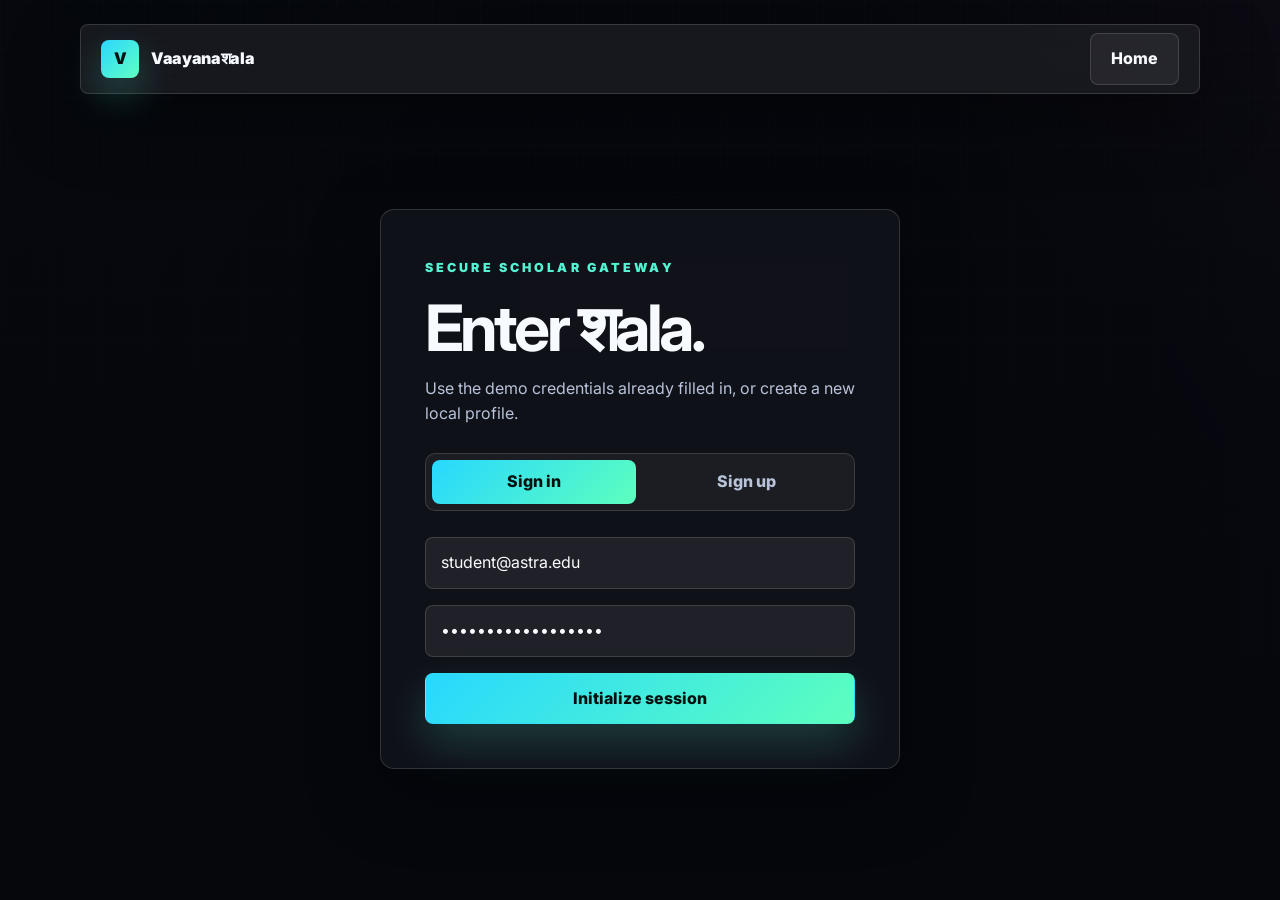
<file: login.html>
<!DOCTYPE html>
<html lang="en">
<head>
  <meta charset="UTF-8">
  <meta name="viewport" content="width=device-width, initial-scale=1.0">
  <title>Sign In | Vaayanaशala</title>
  <link href="https://unpkg.com/aos@2.3.1/dist/aos.css" rel="stylesheet">
  <link rel="stylesheet" href="css/style.css">
  <link rel="stylesheet" href="css/login.css">
</head>
<body>
  <div class="page-shell">
    <div class="media-backdrop" id="mediaBackdrop"></div>
    <div class="noise-layer"></div>
    <nav class="navbar">
      <div class="nav-inner">
        <a class="brand" href="frontpage.html"><span class="brand-mark">V</span><span>Vaayanaशala</span></a>
        <a class="btn btn-ghost" href="frontpage.html">Home</a>
      </div>
    </nav>

    <main class="auth-wrap">
      <section class="auth-card glass" data-reveal>
        <div class="eyebrow">Secure scholar gateway</div>
        <h1 class="title-lg">Enter शala.</h1>
        <p class="muted">Use the demo credentials already filled in, or create a new local profile.</p>
        <div class="auth-tabs">
          <button class="active" data-auth-tab="login" onclick="switchAuth('login')">Sign in</button>
          <button data-auth-tab="signup" onclick="switchAuth('signup')">Sign up</button>
        </div>
        <form class="auth-panel active" data-auth-panel="login" onsubmit="processAuth(event,'login')">
          <input class="form-control" id="loginEmail" type="email" required value="student@astra.edu" required placeholder="Email address">
          <input class="form-control" type="password" required value="assignmentPassed50" placeholder="Password">
          <button class="btn btn-primary" type="submit">Initialize session</button>
        </form>
        <form class="auth-panel" data-auth-panel="signup" onsubmit="processAuth(event,'signup')">
          <input class="form-control" id="signupName" type="text" required placeholder="Full scholar name">
          <input class="form-control" id="signupEmail" type="email" required placeholder="Email address">
          <input class="form-control" type="password" required placeholder="Password">
          <input class="form-control" type="password" required placeholder="Confirm Password">
          <button class="btn btn-primary" type="submit">Create profile</button>
        </form>
      </section>
    </main>
  </div>
  <script src="https://unpkg.com/aos@2.3.1/dist/aos.js"></script>
  <script src="js/main.js"></script>
  <script src="js/login.js"></script>
</body>
</html>
</file>
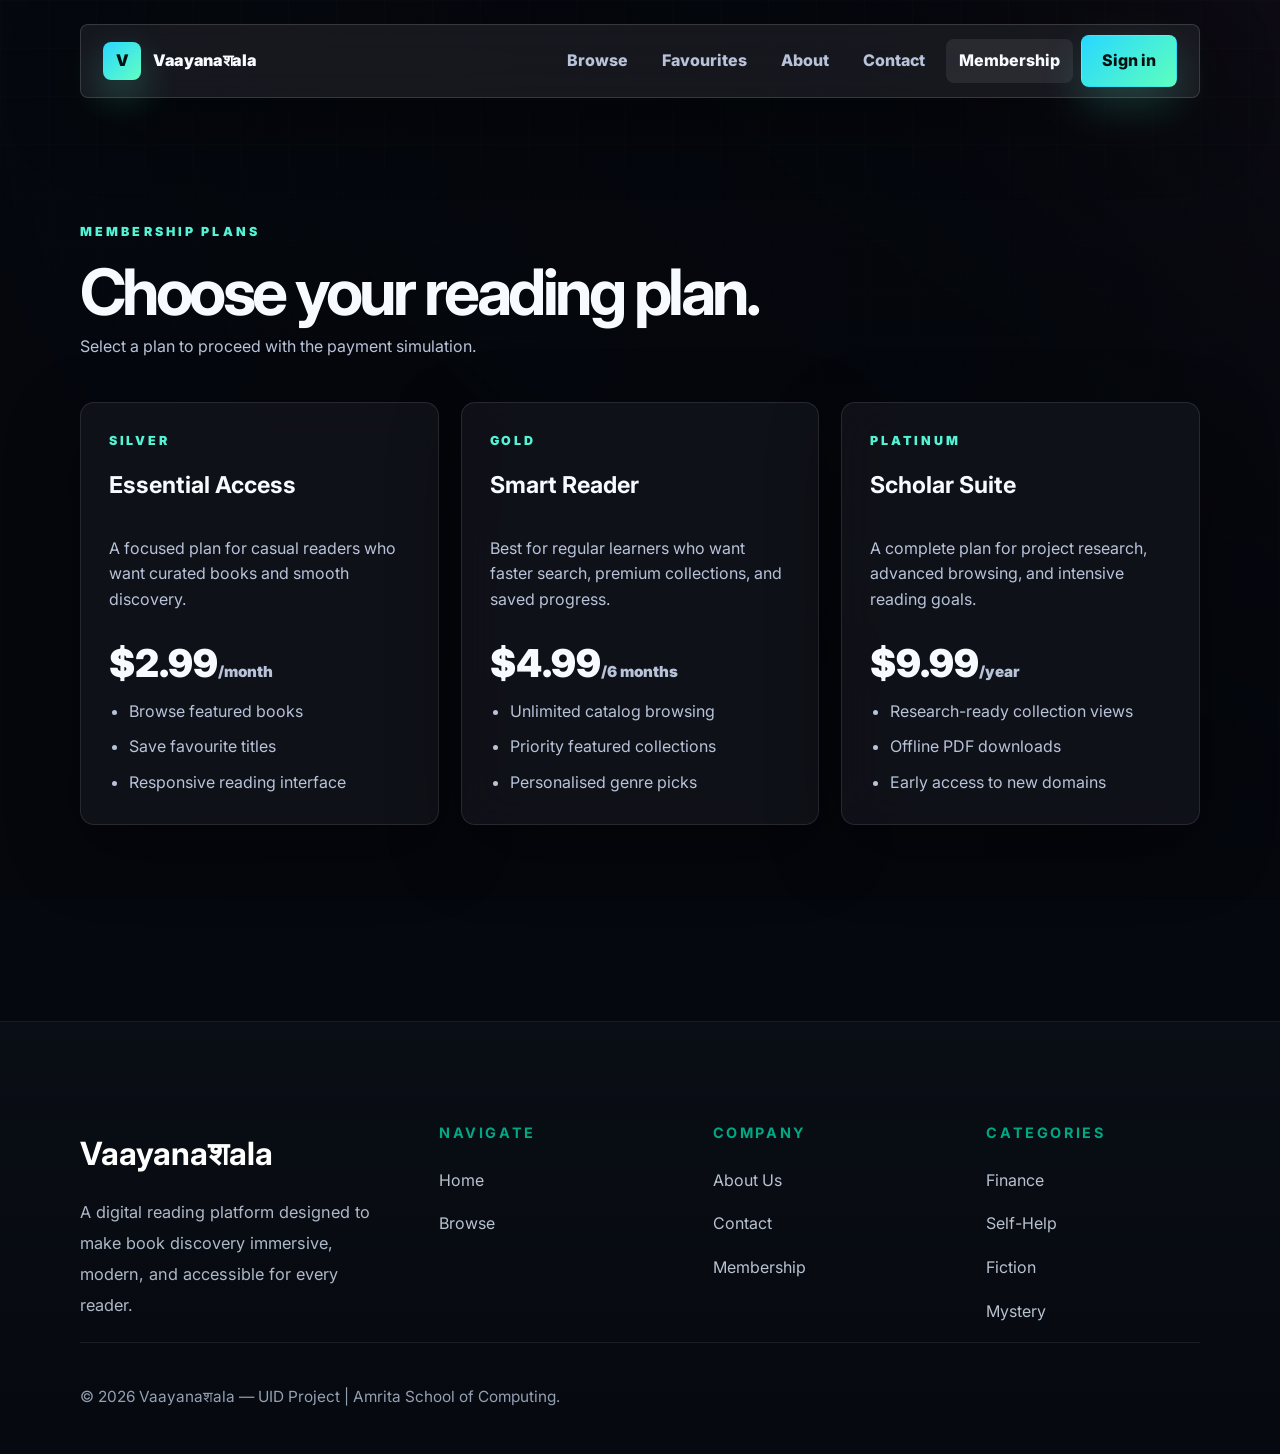
<file: membership.html>
<!DOCTYPE html>
<html lang="en">
<head>
  <meta charset="UTF-8">
  <meta name="viewport" content="width=device-width, initial-scale=1.0">
  <title>Membership | Vaayanaशala</title>
  <link href="https://unpkg.com/aos@2.3.1/dist/aos.css" rel="stylesheet">
  <link rel="stylesheet" href="css/style.css">
  <link rel="stylesheet" href="css/frontpage.css">
  <link rel="stylesheet" href="css/membership.css">
</head>
<body class="page-home">
  <div class="page-shell">
    <div class="media-backdrop" id="mediaBackdrop"></div>
    <div class="noise-layer"></div>
    <nav class="navbar">
      <div class="nav-inner">
        <a class="brand" href="frontpage.html"><span class="brand-mark">V</span><span>Vaayanaशala</span></a>
        <button class="nav-toggle" aria-label="Open navigation">Menu</button>
        <div class="nav-links">
          <a class="nav-link" href="dashboard.html">Browse</a>
          <a class="nav-link" href="favourites.html">Favourites</a>
          <a class="nav-link" href="about.html">About</a>
          <a class="nav-link" href="contact.html">Contact</a>
          <a class="nav-link active" href="membership.html">Membership</a>
          <span id="navAuthBlock"></span>
        </div>
      </div>
    </nav>

    <main>
      <section class="section" id="memberships" style="padding-top: 120px;">
        <div class="container">
          <div class="section-heading" data-reveal>
            <div>
              <div class="eyebrow">Membership plans</div>
              <h2 class="title-lg">Choose your reading plan.</h2>
              <p class="muted" style="margin-top: 10px;">Select a plan to proceed with the payment simulation.</p>
            </div>
          </div>
          <div class="grid grid-3 plan-grid">
            <article class="plan-card glass selectable-plan" data-plan="silver" data-reveal onclick="selectPlan('Silver', 2.99,'month', this)">
              <div class="plan-kicker">Silver</div>
              <h3>Essential Access</h3>
              <p class="muted">A focused plan for casual readers who want curated books and smooth discovery.</p>
              <div class="plan-price">$2.99<span>/month</span></div>
              <ul>
                <li>Browse featured books</li>
                <li>Save favourite titles</li>
                <li>Responsive reading interface</li>
              </ul>
            </article>
            <article class="plan-card glass selectable-plan" data-plan="gold" data-reveal onclick="selectPlan('Gold', 4.99,'6 months',this)">
              <div class="plan-kicker">Gold</div>
              <h3>Smart Reader</h3>
              <p class="muted">Best for regular learners who want faster search, premium collections, and saved progress.</p>
              <div class="plan-price">$4.99<span>/6 months</span></div>
              <ul>
                <li>Unlimited catalog browsing</li>
                <li>Priority featured collections</li>
                <li>Personalised genre picks</li>
              </ul>
            </article>
            <article class="plan-card glass selectable-plan" data-plan="platinum" data-reveal onclick="selectPlan('Platinum', 9.99,'year', this)">
              <div class="plan-kicker">Platinum</div>
              <h3>Scholar Suite</h3>
              <p class="muted">A complete plan for project research, advanced browsing, and intensive reading goals.</p>
              <div class="plan-price">$9.99<span>/year</span></div>
              <ul>
                <li>Research-ready collection views</li>
                <li>Offline PDF downloads</li>
                <li>Early access to new domains</li>
              </ul>
            </article>
          </div>
        </div>
      </section>

      <section class="section" id="payment-simulation" style="display:none; padding-top: 20px;">
        <div class="container">
          <div class="payment-card glass" data-reveal>
            <div class="eyebrow">Checkout Simulation</div>
            <h2 class="title-lg" id="selectedPlanTitle" style="font-size: 2.5rem; margin-bottom: 10px;">Upgrade to Plan</h2>
            <p class="muted" id="selectedPlanPrice" style="font-size: 1.2rem;">Total: $0/mo</p>
            <form class="payment-form" onsubmit="simulatePayment(event)">
              <input class="form-control" type="text" required placeholder="Name on Card">
              <input class="form-control" type="text" required placeholder="Card Number (e.g. 4111 1111 1111 1111)" pattern="\d{4}\s?\d{4}\s?\d{4}\s?\d{4}">
              <div style="display: flex; gap: 10px;">
                <input class="form-control" type="text" required placeholder="MM/YY" pattern="\d{2}/\d{2}">
                <input class="form-control" type="text" required placeholder="CVV" pattern="\d{3,4}">
              </div>
              <button class="btn btn-primary" type="submit" id="payButton" style="width: 100%; margin-top: 10px;">Pay Now</button>
            </form>
          </div>
        </div>
      </section>
    </main>
    <footer class="site-footer">
  <div class="container footer-grid">

    <div class="footer-brand">
      <h2>Vaayanaशala</h2>
      <p>
        A digital reading platform designed to make book discovery
        immersive, modern, and accessible for every reader.
      </p>
    </div>

    <div>
      <h4>Navigate</h4>
      <a href="frontpage.html">Home</a>
      <a href="dashboard.html">Browse</a>
    </div>

    <div>
      <h4>Company</h4>
      <a href="about.html">About Us</a>
      <a href="contact.html">Contact</a>
      <a href="membership.html">Membership</a>
    </div>

    <div>
  <h4>Categories</h4>

  <a href="dashboard.html?genre=Finance">Finance</a>

  <a href="dashboard.html?genre=Self-Help">Self-Help</a>

  <a href="dashboard.html?genre=Fiction">Fiction</a>

  <a href="dashboard.html?genre=Mystery">Mystery</a>
</div>

  </div>

  <div class="footer-bottom container">
    <p>© 2026 Vaayanaशala — UID Project | Amrita School of Computing.</p>
  </div>
</footer>
  </div>
  <script src="https://unpkg.com/aos@2.3.1/dist/aos.js"></script>
  <script src="js/main.js"></script>
  <script src="js/membership.js"></script>
</body>
</html>
</file>
<file: css/style.css>
@import url("https://fonts.googleapis.com/css2?family=Inter:wght@400;500;600;700;800;900&display=swap");

:root {
  --ink: #f7fbff;
  --muted: #b8c3d9;
  --soft: #7f8aa6;
  --bg: #06080f;
  --panel: rgba(22, 24, 32, 0.64);
  --panel-strong: rgba(28, 30, 40, 0.82);
  --line: rgba(255, 255, 255, 0.14);
  --line-strong: rgba(91, 255, 218, 0.42);
  --accent: #53f3d4;
  --accent-2: #24c6ff;
  --rose: #ff6fae;
  --warning: #ffd166;
  --good: #57e389;
  --shadow: 0 24px 70px rgba(0, 0, 0, 0.42);
  --radius: 8px;
  --radius-lg: 14px;
  --container: min(1180px, calc(100vw - 40px));
}

*,
*::before,
*::after {
  box-sizing: border-box;
}

html {
  scroll-behavior: smooth;
}

body {
  margin: 0;
  min-height: 100vh;
  background: var(--bg);
  color: var(--ink);
  font-family: "Inter", Arial, sans-serif;
  line-height: 1.6;
  overflow-x: hidden;
}

body::before {
  content: "";
  position: fixed;
  inset: 0;
  z-index: -4;
  background:
    linear-gradient(120deg, rgba(83, 243, 212, 0.08), transparent 30%),
    linear-gradient(240deg, rgba(255, 111, 174, 0.07), transparent 26%),
    #06080f;
}

a {
  color: inherit;
  text-decoration: none;
}

button,
input,
select,
textarea {
  font: inherit;
}

button {
  cursor: pointer;
}

.container {
  width: var(--container);
  margin-inline: auto;
}

.page-shell {
  position: relative;
  min-height: 100vh;
  display: flex;
  flex-direction: column;
}

.media-backdrop {
  position: fixed;
  inset: 0;
  z-index: -3;
  overflow: hidden;
  background-image: var(--fallback-image);
  background-position: center;
  background-size: cover;
}

.media-bg {
  position: fixed;
  inset: 0;
  z-index: -3;
  overflow: hidden;
  background: #07090f;
}

.media-bg-video {
  width: 100%;
  height: 100%;
  object-fit: cover;
  object-position: center;
  opacity: 1;
  filter: saturate(0.9) contrast(1.1);
  transform: translateZ(0);
}

.media-bg-overlay {
  position: absolute;
  inset: 0;
  background:
    radial-gradient(circle at 78% 28%, rgba(83, 245, 208, 0.12), transparent 32%),
    linear-gradient(90deg, rgba(6, 8, 14, 0.94) 0%, rgba(6, 8, 14, 0.72) 46%, rgba(6, 8, 14, 0.5) 100%),
    rgba(0, 0, 0, 0.25);
  backdrop-filter: blur(2px);
}

.media-backdrop video {
  width: 100%;
  height: 100%;
  object-fit: cover;
  opacity: 0.62;
  filter: saturate(1.12) contrast(1.04);
}

.media-backdrop::after {
  content: "";
  position: absolute;
  inset: 0;
  background:
    linear-gradient(90deg, rgba(5, 7, 13, 0.94), rgba(5, 7, 13, 0.72) 47%, rgba(5, 7, 13, 0.48)),
    linear-gradient(180deg, rgba(5, 7, 13, 0.28), rgba(5, 7, 13, 0.92));
}

.noise-layer {
  position: fixed;
  inset: 0;
  z-index: -2;
  pointer-events: none;
  background-image:
    linear-gradient(rgba(255, 255, 255, 0.025) 1px, transparent 1px),
    linear-gradient(90deg, rgba(255, 255, 255, 0.025) 1px, transparent 1px);
  background-size: 48px 48px;
  mask-image: linear-gradient(180deg, rgba(0, 0, 0, 0.55), transparent 78%);
}

.navbar {
  position: sticky;
  top: 12px;
  z-index: 30;

  width: min(1320px, calc(100vw - 160px));

  margin: 24px auto 0;

  border: 1px solid var(--line);
  border-radius: var(--radius);

  background: rgba(36, 36, 43, 0.6);

  box-shadow: var(--shadow);

  backdrop-filter: blur(24px);
}

.nav-inner {
  min-height: 68px;
  padding: 0 20px;
  display: flex;
  align-items: center;
  justify-content: space-between;
  gap: 22px;
}

.brand {
  display: inline-flex;
  align-items: center;
  gap: 12px;
  font-weight: 900;
  letter-spacing: -0.02em;
}

.brand-mark {
  width: 38px;
  height: 38px;
  display: grid;
  place-items: center;
  border-radius: 8px;
  color: #03100e;
  background: linear-gradient(135deg, #29d7ff, #62ffc2);
  box-shadow: 0 16px 38px rgba(83, 243, 212, 0.28);
}

.nav-links {
  display: flex;
  align-items: center;
  gap: 8px;

  min-width: 620px;

  justify-content: flex-end;
}

.nav-link {
  padding: 9px 13px;
  border-radius: 8px;
  color: var(--muted);
  font-weight: 800;
  transition: 0.25s ease;
}

.nav-link:hover,
.nav-link.active {
  color: var(--ink);
  background: rgba(255, 255, 255, 0.08);
}

.nav-toggle {
  display: none;
  width: 42px;
  height: 42px;
  border: 1px solid var(--line);
  border-radius: 8px;
  color: var(--ink);
  background: rgba(255, 255, 255, 0.06);
}

.btn {
  display: inline-flex;
  align-items: center;
  justify-content: center;
  gap: 10px;
  min-height: 46px;
  padding: 12px 20px;
  border: 1px solid transparent;
  border-radius: 8px;
  font-weight: 800;
  transition: transform 0.25s ease, border-color 0.25s ease, background 0.25s ease;
}

.btn:hover {
  transform: translateY(-2px);
}

.btn-primary {
  color: #03100e;
  background: linear-gradient(135deg, #28d8ff, #5dffbd);
  box-shadow: 0 18px 44px rgba(83, 243, 212, 0.2);
}

.btn-ghost {
  color: var(--ink);
  background: rgba(255, 255, 255, 0.06);
  border-color: var(--line);
}

.btn-danger {
  color: #fff;
  background: rgba(255, 111, 174, 0.18);
  border-color: rgba(255, 111, 174, 0.4);
}

.section {
  padding: 76px 0;
}

.eyebrow {
  display: inline-flex;
  align-items: center;
  gap: 9px;
  margin-bottom: 18px;
  color: var(--accent);
  font-size: 0.78rem;
  font-weight: 900;
  letter-spacing: 0.25em;
  text-transform: uppercase;
}

.title-xl {
  margin: 0;

  font-size: 6.3rem;

  line-height: 0.92;

  letter-spacing: -4px;

  max-width: 640px;
}

.title-lg {
  margin: 0;
  font-size: clamp(2.2rem, 5vw, 4.5rem);
  line-height: 1;
  letter-spacing: -0.055em;
}

.lead {
  max-width: 720px;
  color: var(--muted);
  font-size: clamp(1.02rem, 1.7vw, 1.28rem);
}

.glass {
  border: 1px solid var(--line);
  border-radius: var(--radius-lg);
  background: var(--panel);
  box-shadow: var(--shadow);
  backdrop-filter: blur(22px);
}

.stat-card,
.metric-card {
  padding: 28px;
}

.metric-value {
  display: block;
  color: var(--ink);
  font-size: clamp(2.4rem, 4vw, 4rem);
  line-height: 1;
  font-weight: 900;
  letter-spacing: -0.04em;
}

.metric-label {
  color: var(--muted);
  font-weight: 600;
}

.grid {
  display: grid;
  gap: 22px;
}

.grid-3 {
  grid-template-columns: repeat(3, minmax(0, 1fr));
}

.grid-2 {
  grid-template-columns: repeat(2, minmax(0, 1fr));
}

.grid-4 {
  grid-template-columns: repeat(4, minmax(0, 1fr));
}

.book-card {
  position: relative;
  min-height: 690px;
  overflow: hidden;

  border: 1px solid rgba(83, 243, 212, 0.28);
  border-radius: 20px;

  background: rgba(10, 14, 24, 0.82);

  box-shadow:
    0 10px 40px rgba(0,0,0,0.45),
    0 0 18px rgba(83,243,212,0.08);

  transition:
    transform 0.35s ease,
    border-color 0.35s ease,
    box-shadow 0.35s ease;
}

.book-card:hover {
  transform: translateY(-8px);
  border-color: rgba(83,243,212,0.7);

  box-shadow:
    0 18px 55px rgba(0,0,0,0.6),
    0 0 25px rgba(83,243,212,0.18);
}

.book-cover {
  width: 100%;
  height: 420px;

  background-image: var(--image);

  background-size: contain;
  background-position: center;
  background-repeat: no-repeat;

  border-radius: 18px 18px 0 0;

  background-color: #111;
}

.book-card:hover .book-cover {
  transform: scale(1.02);
}

.book-cover::before,
.book-cover::after,
.book-emoji {
  display: none;
}

.book-body {
  display: flex;
  flex-direction: column;
  gap: 14px;
  padding: 22px;
}
.book-title {
  color: var(--ink);
  font-size: 1.05rem;
  line-height: 1.18;
  font-weight: 900;
  letter-spacing: -0.03em;
}

.book-author,
.muted {
  color: var(--muted);
}

.book-meta {
  display: flex;
  align-items: center;
  justify-content: space-between;
  gap: 12px;
}

.pill {
  display: inline-flex;
  align-items: center;
  gap: 8px;
  min-height: 32px;
  padding: 6px 11px;
  border: 1px solid var(--line);
  border-radius: 999px;
  color: var(--muted);
  background: rgba(255, 255, 255, 0.06);
  font-size: 0.84rem;
  font-weight: 800;
}

.pill.active,
.pill:hover {
  color: #03100e;
  border-color: transparent;
  background: linear-gradient(135deg, #28d8ff, #5dffbd);
}

.fav-btn {
  width: 42px;
  height: 42px;
  border: 1px solid var(--line);
  border-radius: 8px;
  color: var(--warning);
  background: rgba(255, 255, 255, 0.06);
}

.form-control {
  width: 100%;
  min-height: 52px;
  border: 1px solid var(--line);
  border-radius: 8px;
  color: var(--ink);
  background: rgba(255, 255, 255, 0.07);
  padding: 0 15px;
  outline: none;
}



select.form-control option {
  background: #13151f;
  color: #f7fbff;
}

.form-control:focus {
  border-color: var(--line-strong);
  box-shadow: 0 0 0 4px rgba(83, 243, 212, 0.12);
}

textarea.form-control {
  min-height: 130px;
  padding-top: 14px;
  resize: vertical;
}

.range {
  width: 100%;
  accent-color: var(--accent);
}

/* FOOTER */

.site-footer{
    margin-top:120px;

    padding:80px 0 30px;

    background:
    linear-gradient(
        180deg,
        rgba(10,14,22,0.96),
        rgba(6,9,15,1)
    );

    border-top:1px solid rgba(255,255,255,0.08);

    backdrop-filter:blur(20px);
}

.footer-grid{
    display:grid;

    grid-template-columns:
    1.4fr
    1fr
    1fr
    1fr;

    gap:60px;
}


.footer-brand h2{
    font-size:2rem;

    margin-bottom:18px;

    color:#ffffff;

    font-weight:700;
}

.footer-brand p{
    color:#aeb8c7;

    line-height:1.9;

    max-width:320px;

    font-size:1.02rem;
}

.site-footer h4{
    margin-bottom:24px;

    color:#00a884;

    letter-spacing:0.18em;

    text-transform:uppercase;

    font-size:0.9rem;
}

.site-footer a{
    display:block;

    margin-bottom:18px;

    text-decoration:none;

    color:#b8c2cf;

    transition:0.3s ease;
}

.site-footer a:hover{
    color:#5dffbd;

    transform:translateX(4px);
}

.footer-bottom{
    margin-top:60px;

    padding-top:26px;

    border-top:1px solid rgba(255,255,255,0.08);
}

.footer-bottom p{
    color:#94a0b2;

    font-size:0.96rem;
}

@media (max-width:900px){

    .footer-grid{
        grid-template-columns:1fr 1fr;
    }
}

@media (max-width:600px){

    .footer-grid{
        grid-template-columns:1fr;
    }
}

#toast-container {
  position: fixed;
  right: 22px;
  bottom: 22px;
  z-index: 100;
  display: grid;
  gap: 12px;
}

.toast {
  max-width: 360px;
  padding: 14px 16px;
  border: 1px solid var(--line-strong);
  border-radius: 8px;
  color: var(--ink);
  background: rgba(17, 21, 28, 0.9);
  box-shadow: var(--shadow);
  backdrop-filter: blur(18px);
  animation: toast-in 0.3s ease both;
}

@keyframes toast-in {
  from { opacity: 0; transform: translateY(16px); }
  to { opacity: 1; transform: translateY(0); }
}

[data-reveal] {
  opacity: 0;
  transform: translateY(24px);
  transition: opacity 0.7s ease, transform 0.7s ease;
}

[data-reveal].is-revealed {
  opacity: 1;
  transform: translateY(0);
}

.empty-state {
  padding: 46px;
  text-align: center;
}

@media (max-width: 980px) {
  .nav-toggle {
    display: inline-grid;
    place-items: center;
  }

  .nav-links {
    position: absolute;
    inset: calc(100% + 10px) 0 auto;
    display: none;
    flex-direction: column;
    align-items: stretch;
    padding: 12px;
    border: 1px solid var(--line);
    border-radius: var(--radius-lg);
    background: rgba(20, 22, 30, 0.94);
    backdrop-filter: blur(22px);
  }

  .navbar.open .nav-links {
    display: flex;
  }

  .grid-2,
  .grid-3,
  .grid-4 {
    grid-template-columns: repeat(2, minmax(0, 1fr));
  }
}

@media (max-width: 640px) {
  :root {
    --container: min(100vw - 24px, 1180px);
  }

  .navbar {
    top: 10px;
    width: min(100% - 28px, 1400px);
    margin-top: 10px;
  }

  .nav-inner {
    padding: 0 14px;
  }

  .brand span:last-child {
    display: none;
  }

  .section {
    padding: 52px 0;
  }

  .title-xl {
    font-size: clamp(3.2rem, 16vw, 4.8rem);
  }

  .grid-2,
  .grid-3,
  .grid-4 {
    grid-template-columns: 1fr;
  }

  .footer-inner {
    align-items: flex-start;
    flex-direction: column;
  }
}
</file>
<file: css/simple.css>
.simple-hero {
  padding: 74px 0 32px;
  text-align: center;
}

.simple-hero .lead {
  margin-inline: auto;
}

.content-grid {
  display: grid;
  grid-template-columns: 1fr 1fr;
  gap: 24px;
}

.info-card,
.team-card,
.contact-card {
  padding: 24px;
}

.info-card,
.team-card {
  transition: transform 0.28s ease, border-color 0.28s ease, background 0.28s ease;
}

.info-card:hover,
.team-card:hover {
  transform: translateY(-6px);
  border-color: var(--line-strong);
  background: rgba(28, 34, 44, 0.82);
}

.about-feature {
  background:
    linear-gradient(135deg, rgba(83, 243, 212, 0.12), rgba(255, 111, 174, 0.08)),
    var(--panel);
}

.about-highlights h3 {
  margin-bottom: 8px;
}

.about-icon {
  display: inline-grid;
  place-items: center;
  width: 46px;
  height: 46px;
  margin-bottom: 18px;
  border-radius: 8px;
  color: #03100e;
  background: linear-gradient(135deg, #28d8ff, #5dffbd);
  font-weight: 900;
}

.tech-list {
  display: flex;
  flex-wrap: wrap;
  gap: 10px;
  margin-top: 16px;
}

.tech-list span {
  padding: 8px 12px;
  border: 1px solid var(--line);
  border-radius: 999px;
  color: var(--muted);
  background: rgba(255, 255, 255, 0.06);
  font-size: 0.86rem;
  font-weight: 800;
}

.team-card {
  text-align: center;
}

.avatar {
  width: 68px;
  height: 68px;
  display: grid;
  place-items: center;
  margin: 0 auto 16px;
  border-radius: 50%;
  color: #03100e;
  background: linear-gradient(135deg, #28d8ff, #5dffbd);
  font-weight: 900;
}

.contact-list {
  display: grid;
  gap: 16px;
}

.contact-item {
  display: flex;
  gap: 14px;
  align-items: flex-start;
}

.contact-form {
  display: grid;
  gap: 14px;
}

@media (max-width: 860px) {
  .content-grid {
    grid-template-columns: 1fr;
  }
}
</file>
<file: css/detail.css>
.detail-wrap {
  padding: 48px 0 80px;
}

.detail-card {
  padding: clamp(22px, 5vw, 46px);
}

.detail-grid {
  display: grid;
  grid-template-columns: 320px minmax(0, 1fr);
  gap: 42px;
  align-items: center;
}

.giant-cover {
  min-height: 540px;
  border-radius: var(--radius-lg);
  border: 1px solid var(--line);
  background-size: cover;
  background-position: center;
  background-repeat: no-repeat;
  background-color: #000;
  box-shadow: var(--shadow);
  overflow: hidden;
}

.giant-cover::before {
  display: none;
}

.giant-cover span {
  display: none;
}

.detail-actions,
.detail-badges {
  display: flex;
  flex-wrap: wrap;
  gap: 12px;
}

.index-grid {
  margin-top: 42px;
  display: grid;
  grid-template-columns: 1fr 1fr;
  gap: 14px;
}

.index-row {
  padding: 18px;
  border: 1px solid var(--line);
  border-radius: 8px;
  background: rgba(255,255,255,0.05);
}

@media (max-width: 880px) {
  .detail-grid,
  .index-grid {
    grid-template-columns: 1fr;
  }
}
</file>
<file: css/dashboard.css>
.dashboard-layout {
  width: min(1420px, calc(100vw - 34px));
  margin: 44px auto 70px;
  display: grid;
  grid-template-columns: 280px minmax(0, 1fr);
  gap: 24px;
}

.sidebar {
  position: sticky;
  top: 112px;
  align-self: start;
  padding: 20px;
  max-height: calc(100vh - 140px);
  overflow-y: auto;
}

.sidebar::-webkit-scrollbar {
  width: 6px;
}

.sidebar::-webkit-scrollbar-thumb {
  background: var(--accent);
  border-radius: 20px;
}

.sidebar-title {
  margin: 0 0 14px;
  color: var(--accent);
  font-size: 0.78rem;
  font-weight: 900;
  letter-spacing: 0.18em;
  text-transform: uppercase;
}

.genre-list {
  display: grid;
  gap: 8px;
}

.genre-btn {
  display: flex;
  align-items: center;
  justify-content: space-between;
  min-height: 44px;
  border: 1px solid transparent;
  border-radius: 8px;
  color: var(--muted);
  background: transparent;
  padding: 0 12px;
  text-align: left;
}

.genre-btn.active,
.genre-btn:hover {
  color: var(--ink);
  border-color: var(--line);
  background: rgba(255, 255, 255, 0.07);
}

.main-panel {
  min-width: 0;
}

.toolbar {
  display: grid;
  grid-template-columns: minmax(0, 1fr) 230px;
  gap: 14px;
  margin: 24px 0;
  padding: 16px;
}

.results-header {
  display: flex;
  justify-content: space-between;
  align-items: center;
  gap: 16px;
  margin-bottom: 18px;
}

@media (max-width: 980px) {
  .dashboard-layout {
    grid-template-columns: 1fr;
  }

  .sidebar {
    position: static;
  }
}

@media (max-width: 680px) {
  .toolbar {
    grid-template-columns: 1fr;
  }
}
</file>
<file: css/frontpage.css>
.hero {
  min-height: calc(100vh - 96px);
  display: grid;
  align-items: center;
  padding: 56px 0 40px;
}

.page-home .media-backdrop::after {
  display: block;
  background:
    linear-gradient(90deg, rgba(5, 7, 13, 0.94) 0%, rgba(5, 7, 13, 0.7) 47%, rgba(5, 7, 13, 0.44) 100%),
    linear-gradient(180deg, rgba(5, 7, 13, 0.2), rgba(5, 7, 13, 0.92));
  backdrop-filter: none;
}

.page-home .media-backdrop video {
  opacity: 0.56;
  filter: saturate(0.86) contrast(1.08) brightness(0.82);
}

.page-home .media-bg-video {
  opacity: 1;
  filter: saturate(0.9) contrast(1.1);
}

.page-home .media-bg-overlay {
  background:
    radial-gradient(circle at 78% 28%, rgba(83, 245, 208, 0.12), transparent 32%),
    linear-gradient(90deg, rgba(6, 8, 14, 0.94) 0%, rgba(6, 8, 14, 0.72) 46%, rgba(6, 8, 14, 0.5) 100%),
    rgba(0, 0, 0, 0.25);
}

.page-home .container {
  width: min(1320px, calc(100vw - 160px));
  margin: 0 auto;
}

.hero-grid {
  display: grid;
  grid-template-columns: 0.85fr 0.55fr;

  gap: 120px;

  align-items: center;
}

.hero-actions {
  display: flex;
  gap: 14px;
  flex-wrap: wrap;
  margin-top: 34px;
}

.hero-stats {
  display: grid;
  gap: 34px;
  padding: 56px 48px;
  background: rgba(42, 46, 48, 0.52);
  border-color: rgba(255, 255, 255, 0.2);
  backdrop-filter: blur(18px);
}

.stat-hover {
  position: relative;
  overflow: hidden;
  transition: transform 0.28s ease, border-color 0.28s ease, background 0.28s ease;
}

.stat-hover::after {
  content: "";
  position: absolute;
  inset: auto 18px 18px;
  height: 3px;
  border-radius: 999px;
  background: linear-gradient(90deg, var(--accent), var(--rose));
  transform: scaleX(0);
  transform-origin: left;
  transition: transform 0.28s ease;
}

.stat-hover:hover {
  transform: translateY(-8px);
  border-color: var(--line-strong);
  background: rgba(28, 34, 44, 0.82);
}

.stat-hover:hover::after {
  transform: scaleX(1);
}

.ticker {
  overflow: hidden;
  border-block: 1px solid var(--line);
  background: rgba(255, 255, 255, 0.05);
  backdrop-filter: blur(20px);
}

.ticker-track {
  display: flex;
  gap: 38px;
  width: max-content;
  padding: 18px 0;
  animation: ticker 24s linear infinite;
}

.ticker span {
  color: var(--muted);
  font-weight: 900;
  letter-spacing: 0.18em;
  text-transform: uppercase;
}

@keyframes ticker {
  to { transform: translateX(-50%); }
}

.section-heading {
  display: flex;
  align-items: end;
  justify-content: space-between;
  gap: 22px;
  margin-bottom: 26px;
}

.category-pills {
  display: flex;
  flex-wrap: wrap;
  gap: 10px;
  margin-bottom: 26px;
}

.plan-grid {
  align-items: stretch;
}

.plan-card {
  display: flex;
  flex-direction: column;
  gap: 16px;
  padding: 28px;
  transition: transform 0.28s ease, border-color 0.28s ease, background 0.28s ease;
}

.plan-card:hover {
  transform: translateY(-8px);
  border-color: var(--line-strong);
  background: rgba(28, 34, 44, 0.86);
}

.plan-featured {
  border-color: var(--line-strong);
  box-shadow: 0 26px 74px rgba(83, 243, 212, 0.16);
}

.plan-kicker {
  color: var(--accent);
  font-size: 0.78rem;
  font-weight: 900;
  letter-spacing: 0.22em;
  text-transform: uppercase;
}

.plan-card h3 {
  margin: 0;
  font-size: 1.45rem;
}

.plan-price {
  color: var(--ink);
  font-size: 2.4rem;
  line-height: 1;
  font-weight: 900;
}

.plan-price span {
  color: var(--muted);
  font-size: 0.95rem;
}

.plan-card ul {
  display: grid;
  gap: 10px;
  margin: 0;
  padding-left: 20px;
  color: var(--muted);
}

.navbar {
  width: min(1320px, calc(100vw - 160px));
  margin: 24px auto 0;
}

.nav-inner {
  min-height: 72px;
  padding: 0 22px;
}

@media (max-width: 900px) {
  .page-home .container {
    width: min(100vw - 28px, 1180px);
  }

  .hero-grid {
    grid-template-columns: 1fr;
  }
}
</file>
<file: css/login.css>
.auth-wrap {
  min-height: calc(100vh - 110px);
  display: grid;
  place-items: center;
  padding: 58px 0;
}

.auth-card {
  width: min(520px, calc(100vw - 28px));
  padding: clamp(24px, 5vw, 44px);
}

.auth-tabs {
  display: grid;
  grid-template-columns: 1fr 1fr;
  gap: 8px;
  padding: 6px;
  margin: 26px 0;
  border: 1px solid var(--line);
  border-radius: 10px;
  background: rgba(255,255,255,0.05);
}

.auth-tabs button {
  min-height: 44px;
  border: 0;
  border-radius: 8px;
  color: var(--muted);
  background: transparent;
  font-weight: 800;
}

.auth-tabs button.active {
  color: #03100e;
  background: linear-gradient(135deg, #28d8ff, #5dffbd);
}

.auth-panel {
  display: none;
}

.auth-panel.active {
  display: grid;
  gap: 16px;
}
</file>
<file: css/membership.css>
.selectable-plan {
  cursor: pointer;
  transition: transform 0.3s ease, border-color 0.3s ease, box-shadow 0.3s ease;
  border: 1px solid rgba(255, 255, 255, 0.1);
}

.selectable-plan:hover {
  transform: translateY(-5px);
  border-color: rgba(255, 255, 255, 0.3);
}

.selectable-plan.selected {
  border-color: var(--accent);
  box-shadow: 0 0 20px rgba(83, 243, 212, 0.4);
}

.payment-card {
  padding: 40px;
  margin: 0 auto;
  max-width: 500px;
}

.payment-form {
  display: flex;
  flex-direction: column;
  gap: 16px;
  margin-top: 24px;
}
</file>
